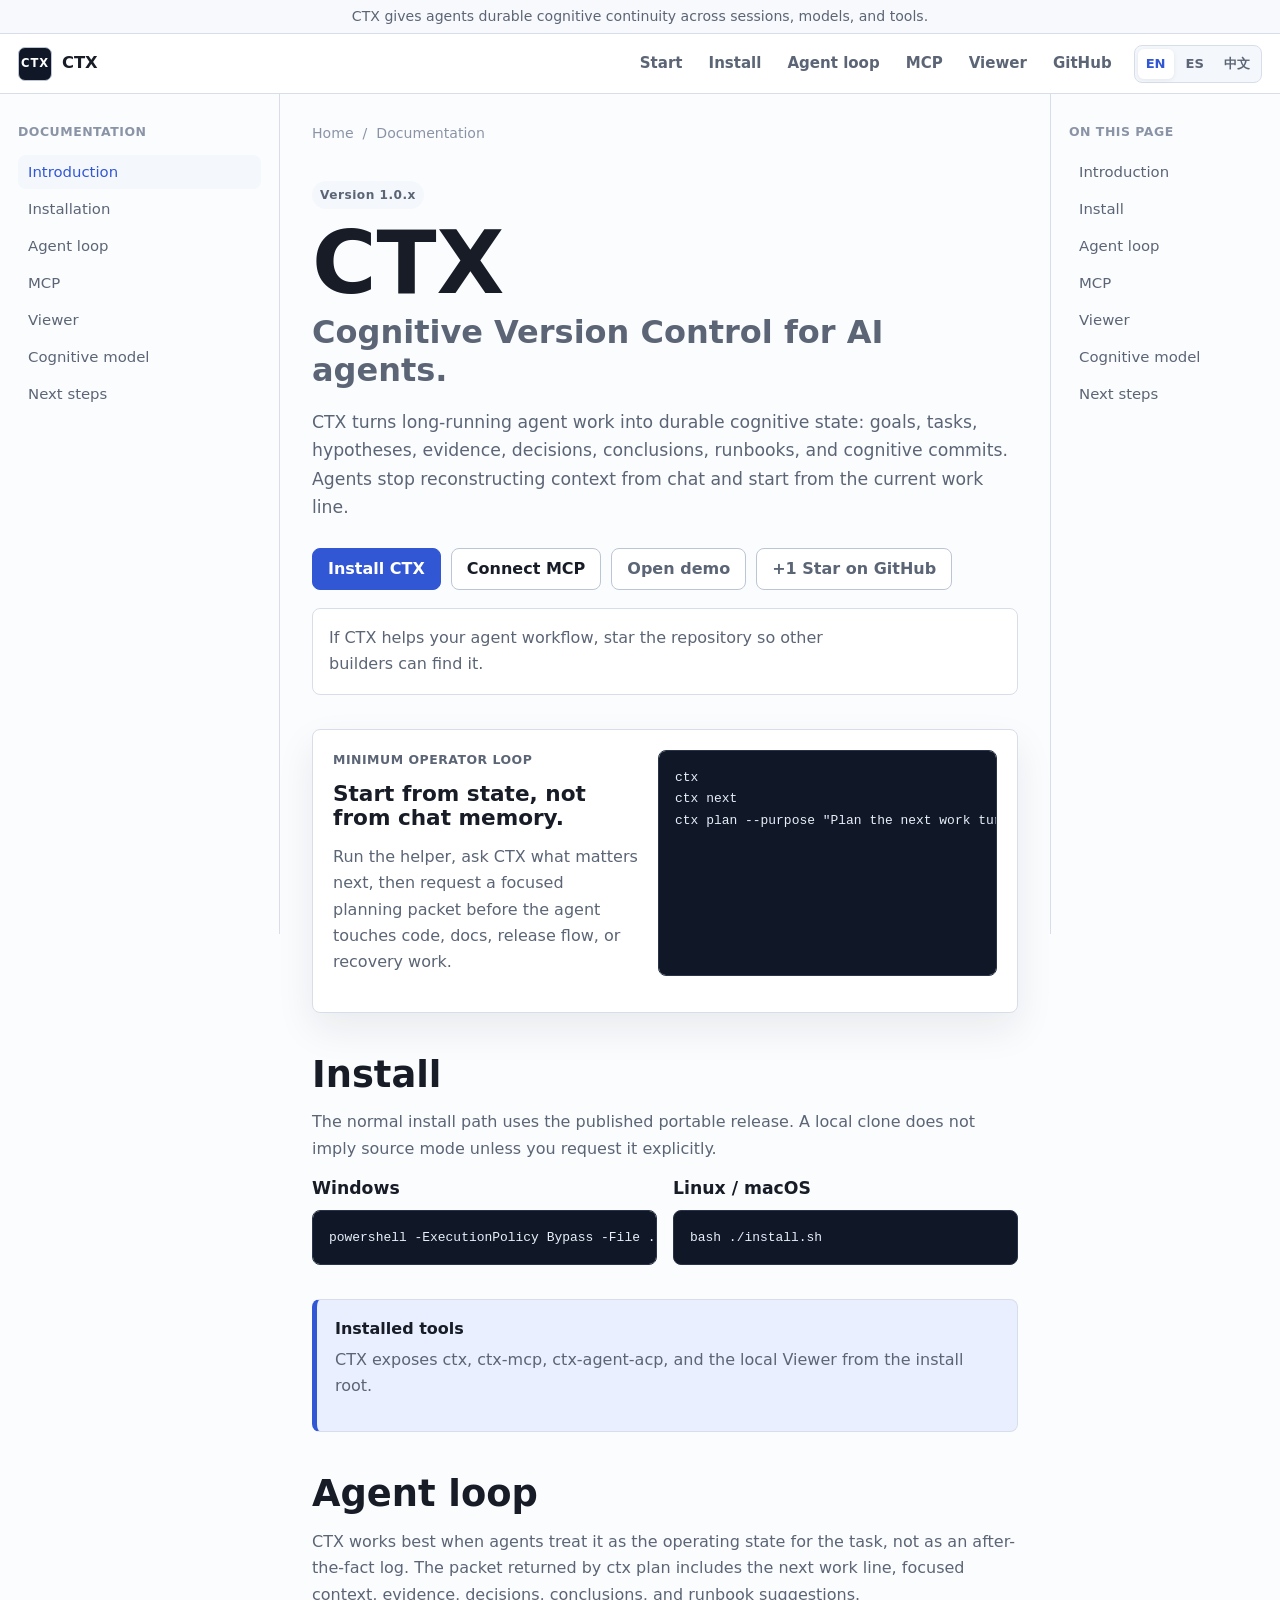
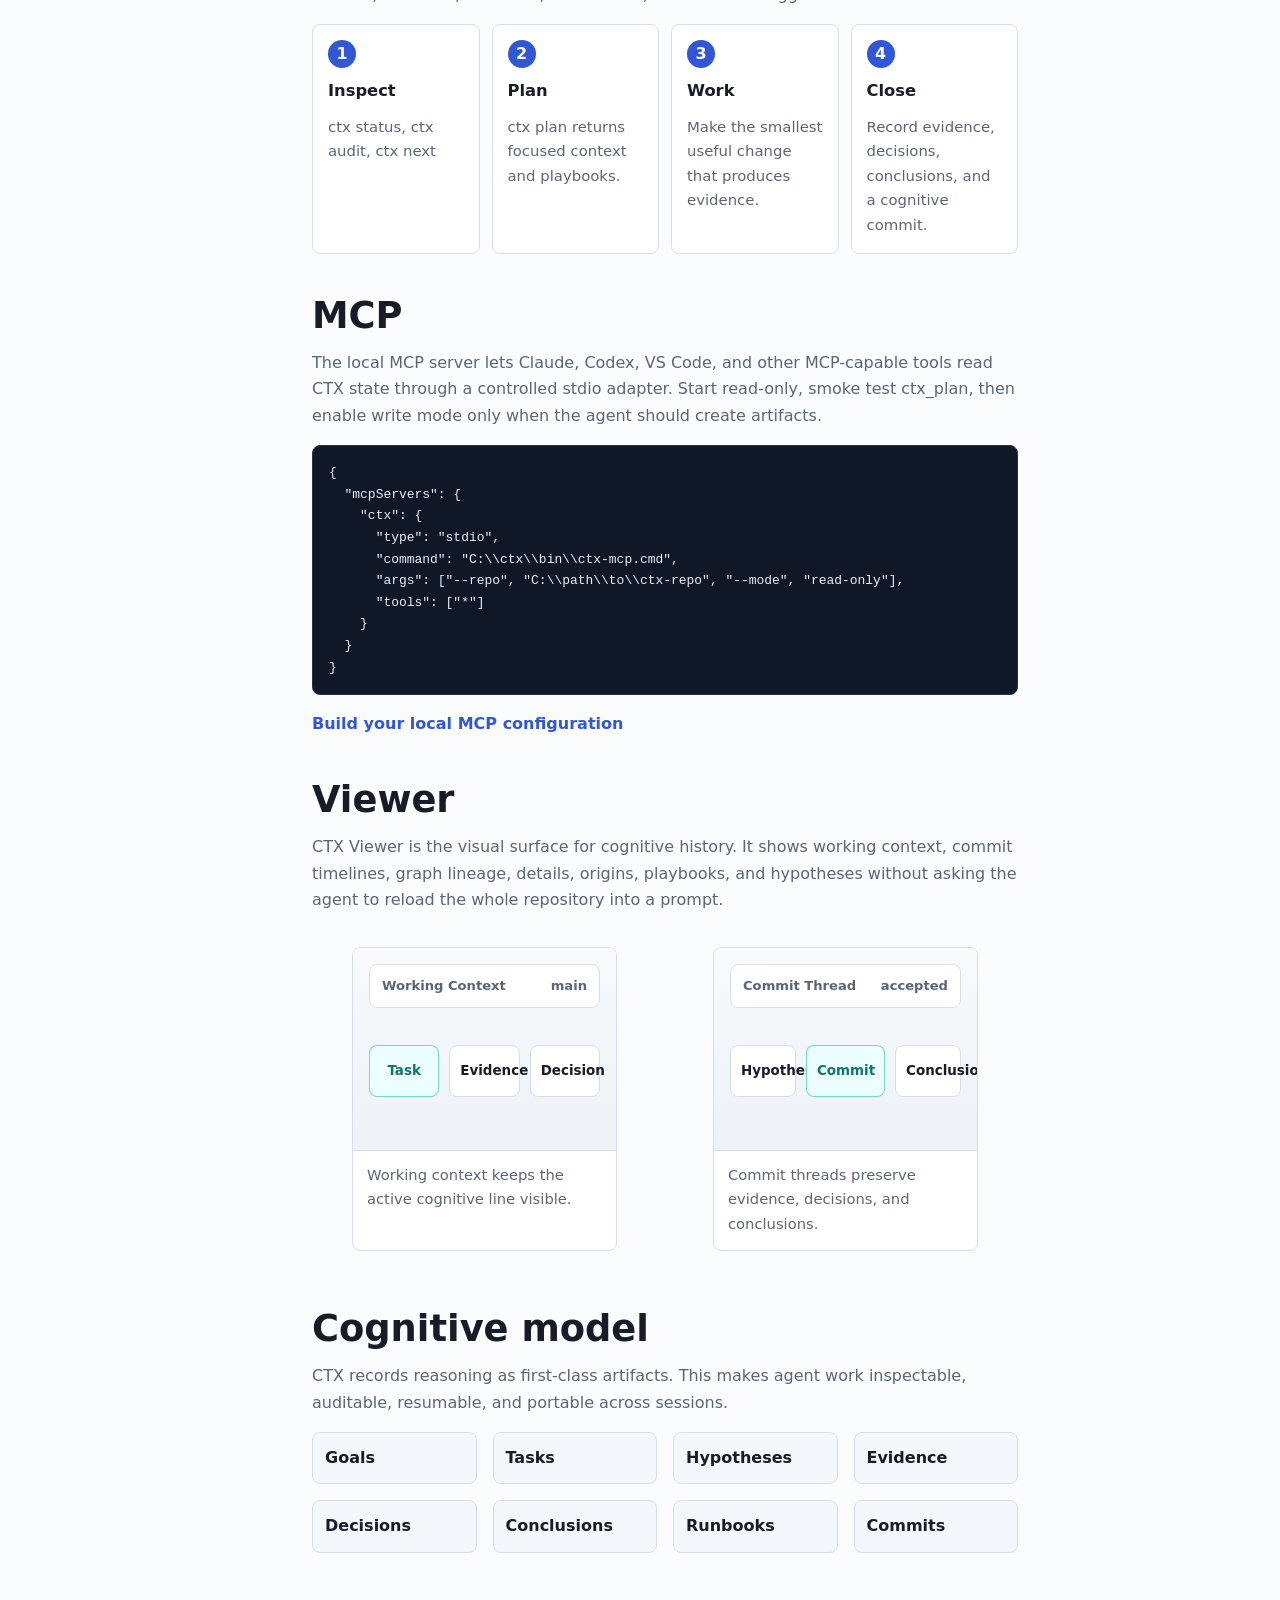
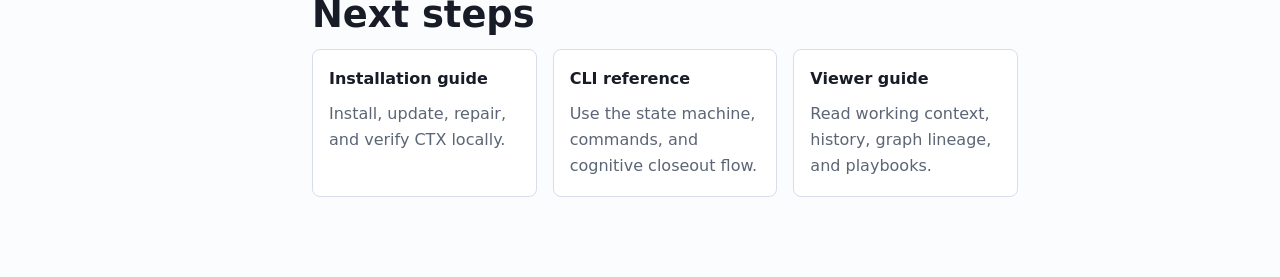
<file: docs/live-demo/index.html>
<!DOCTYPE html>
<html lang="en">
<head>
  <meta charset="utf-8">
  <meta name="viewport" content="width=device-width, initial-scale=1">
  <title>CTX Documentation</title>
  <link rel="stylesheet" href="./styles.css">
</head>
<body>
  <a class="skip-link" href="#content" data-i18n="skip.content">Skip to content</a>
  <div class="announcement">
    <span data-i18n="banner">CTX gives agents durable cognitive continuity across sessions, models, and tools.</span>
  </div>

  <header class="topbar">
    <a class="brand" href="./index.html" aria-label="CTX documentation home" data-i18n-aria="brand.home">
      <span class="brand-mark" aria-hidden="true">CTX</span>
      <span class="brand-name">CTX</span>
    </a>
    <div class="top-actions">
      <nav class="topnav" aria-label="Primary navigation">
        <a href="#start" data-i18n="nav.start">Start</a>
        <a href="#install" data-i18n="nav.install">Install</a>
        <a href="#agent-loop" data-i18n="nav.agentLoop">Agent loop</a>
        <a href="./mcp-local.html" data-i18n="nav.mcp">MCP</a>
        <a href="#viewer" data-i18n="nav.viewer">Viewer</a>
        <a href="https://github.com/diegoxtr/ctx-open" data-i18n="nav.github">GitHub</a>
      </nav>
      <div class="language-switcher" aria-label="Language">
        <button type="button" data-lang-option="en">EN</button>
        <button type="button" data-lang-option="es">ES</button>
        <button type="button" data-lang-option="zh">中文</button>
      </div>
    </div>
  </header>

  <div class="docs-shell">
    <aside class="sidebar" aria-label="Documentation sections">
      <p class="sidebar-title" data-i18n="side.docs">Documentation</p>
      <a class="active" href="#start" data-i18n="side.intro">Introduction</a>
      <a href="#install" data-i18n="side.install">Installation</a>
      <a href="#agent-loop" data-i18n="side.agentLoop">Agent loop</a>
      <a href="#mcp" data-i18n="side.mcp">MCP</a>
      <a href="#viewer" data-i18n="side.viewer">Viewer</a>
      <a href="#architecture" data-i18n="side.model">Cognitive model</a>
      <a href="#next" data-i18n="side.next">Next steps</a>
    </aside>

    <main id="content" class="content">
      <nav class="breadcrumbs" aria-label="Breadcrumbs">
        <span data-i18n="crumb.home">Home</span>
        <span aria-hidden="true">/</span>
        <span data-i18n="crumb.docs">Documentation</span>
      </nav>

      <article class="doc">
        <section id="start" class="section intro-section">
          <p class="version-pill">Version 1.0.x</p>
          <h1 data-i18n="home.title">CTX</h1>
          <p class="subtitle" data-i18n="home.subtitle">Cognitive Version Control for AI agents.</p>
          <p class="lede" data-i18n="home.lede">
            CTX turns long-running agent work into durable cognitive state: goals, tasks,
            hypotheses, evidence, decisions, conclusions, runbooks, and cognitive commits.
            Agents stop reconstructing context from chat and start from the current work line.
          </p>
          <div class="action-row">
            <a class="button primary" href="#install" data-i18n="home.installCta">Install CTX</a>
            <a class="button" href="./mcp-local.html" data-i18n="home.mcpCta">Connect MCP</a>
            <a class="button ghost" href="https://codespaces.new/diegoxtr/ctx-open?quickstart=1" data-i18n="home.demoCta">Open demo</a>
            <a class="button ghost" href="https://github.com/diegoxtr/ctx-open" data-i18n="home.starCta">+1 Star on GitHub</a>
          </div>
        </section>

        <section class="star-panel" aria-label="GitHub star">
          <p data-i18n="home.starText">If CTX helps your agent workflow, star the repository so other builders can find it.</p>
          <iframe
            class="github-star-frame"
            src="https://ghbtns.com/github-btn.html?user=diegoxtr&amp;repo=ctx-open&amp;type=star&amp;count=true&amp;size=large"
            title="GitHub Star"
            loading="lazy"></iframe>
        </section>

        <section class="command-panel" aria-label="Minimum CTX loop">
          <div>
            <p class="panel-label" data-i18n="home.loopLabel">Minimum operator loop</p>
            <h2 data-i18n="home.loopTitle">Start from state, not from chat memory.</h2>
            <p data-i18n="home.loopText">
              Run the helper, ask CTX what matters next, then request a focused planning packet
              before the agent touches code, docs, release flow, or recovery work.
            </p>
          </div>
          <pre><code>ctx
ctx next
ctx plan --purpose "Plan the next work turn"</code></pre>
        </section>

        <section id="install" class="section">
          <h2 data-i18n="home.installTitle">Install</h2>
          <p data-i18n="home.installText">
            The normal install path uses the published portable release. A local clone does not
            imply source mode unless you request it explicitly.
          </p>
          <div class="code-grid">
            <div>
              <h3 data-i18n="home.windows">Windows</h3>
              <pre><code>powershell -ExecutionPolicy Bypass -File .\install.ps1</code></pre>
            </div>
            <div>
              <h3 data-i18n="home.unix">Linux / macOS</h3>
              <pre><code>bash ./install.sh</code></pre>
            </div>
          </div>
          <div class="callout info">
            <strong data-i18n="home.toolsTitle">Installed tools</strong>
            <p data-i18n="home.toolsText">CTX exposes ctx, ctx-mcp, ctx-agent-acp, and the local Viewer from the install root.</p>
          </div>
        </section>

        <section id="agent-loop" class="section">
          <h2 data-i18n="home.agentTitle">Agent loop</h2>
          <p data-i18n="home.agentText">
            CTX works best when agents treat it as the operating state for the task, not as an
            after-the-fact log. The packet returned by <code>ctx plan</code> includes the next
            work line, focused context, evidence, decisions, conclusions, and runbook suggestions.
          </p>
          <div class="flow">
            <div><span>1</span><strong data-i18n="home.inspect">Inspect</strong><p data-i18n="home.inspectText">ctx status, ctx audit, ctx next</p></div>
            <div><span>2</span><strong data-i18n="home.plan">Plan</strong><p data-i18n="home.planText">ctx plan returns focused context and playbooks.</p></div>
            <div><span>3</span><strong data-i18n="home.work">Work</strong><p data-i18n="home.workText">Make the smallest useful change that produces evidence.</p></div>
            <div><span>4</span><strong data-i18n="home.close">Close</strong><p data-i18n="home.closeText">Record evidence, decisions, conclusions, and a cognitive commit.</p></div>
          </div>
        </section>

        <section id="mcp" class="section">
          <h2 data-i18n="home.mcpTitle">MCP</h2>
          <p data-i18n="home.mcpText">
            The local MCP server lets Claude, Codex, VS Code, and other MCP-capable tools read
            CTX state through a controlled stdio adapter. Start read-only, smoke test
            <code>ctx_plan</code>, then enable write mode only when the agent should create artifacts.
          </p>
          <pre><code>{
  "mcpServers": {
    "ctx": {
      "type": "stdio",
      "command": "C:\\ctx\\bin\\ctx-mcp.cmd",
      "args": ["--repo", "C:\\path\\to\\ctx-repo", "--mode", "read-only"],
      "tools": ["*"]
    }
  }
}</code></pre>
          <p><a class="text-link" href="./mcp-local.html" data-i18n="home.mcpLink">Build your local MCP configuration</a></p>
        </section>

        <section id="viewer" class="section">
          <h2 data-i18n="home.viewerTitle">Viewer</h2>
          <p data-i18n="home.viewerText">
            CTX Viewer is the visual surface for cognitive history. It shows working context,
            commit timelines, graph lineage, details, origins, playbooks, and hypotheses without
            asking the agent to reload the whole repository into a prompt.
          </p>
          <div class="screens">
            <figure class="shot">
              <div class="viewer-preview" role="img" aria-label="CTX Viewer working context preview">
                <div class="preview-topbar"><span>Working Context</span><span>main</span></div>
                <div class="preview-body">
                  <div class="preview-node active">Task</div>
                  <div class="preview-node">Evidence</div>
                  <div class="preview-node">Decision</div>
                </div>
              </div>
              <figcaption data-i18n="home.viewerCap1">Working context keeps the active cognitive line visible.</figcaption>
            </figure>
            <figure class="shot">
              <div class="viewer-preview" role="img" aria-label="CTX Viewer commit thread preview">
                <div class="preview-topbar"><span>Commit Thread</span><span>accepted</span></div>
                <div class="preview-body thread">
                  <div class="preview-node">Hypothesis</div>
                  <div class="preview-node active">Commit</div>
                  <div class="preview-node">Conclusion</div>
                </div>
              </div>
              <figcaption data-i18n="home.viewerCap2">Commit threads preserve evidence, decisions, and conclusions.</figcaption>
            </figure>
          </div>
        </section>

        <section id="architecture" class="section">
          <h2 data-i18n="home.modelTitle">Cognitive model</h2>
          <p data-i18n="home.modelText">
            CTX records reasoning as first-class artifacts. This makes agent work inspectable,
            auditable, resumable, and portable across sessions.
          </p>
          <div class="artifact-grid">
            <span>Goals</span>
            <span>Tasks</span>
            <span>Hypotheses</span>
            <span>Evidence</span>
            <span>Decisions</span>
            <span>Conclusions</span>
            <span>Runbooks</span>
            <span>Commits</span>
          </div>
        </section>

        <section id="next" class="section">
          <h2 data-i18n="home.nextTitle">Next steps</h2>
          <div class="next-grid">
            <a href="https://github.com/diegoxtr/ctx-open/blob/main/docs/INSTALLATION_AND_USAGE_GUIDE.md">
              <strong data-i18n="home.installGuide">Installation guide</strong>
              <span data-i18n="home.installGuideText">Install, update, repair, and verify CTX locally.</span>
            </a>
            <a href="https://github.com/diegoxtr/ctx-open/blob/main/docs/CLI_COMMANDS.md">
              <strong data-i18n="home.cliGuide">CLI reference</strong>
              <span data-i18n="home.cliGuideText">Use the state machine, commands, and cognitive closeout flow.</span>
            </a>
            <a href="https://github.com/diegoxtr/ctx-open/blob/main/docs/CTX_VIEWER_GUIDE.md">
              <strong data-i18n="home.viewerGuide">Viewer guide</strong>
              <span data-i18n="home.viewerGuideText">Read working context, history, graph lineage, and playbooks.</span>
            </a>
          </div>
        </section>
      </article>
    </main>

    <aside class="toc" aria-label="On this page">
      <p class="toc-title" data-i18n="toc.title">On this page</p>
      <a href="#start" data-i18n="side.intro">Introduction</a>
      <a href="#install" data-i18n="nav.install">Install</a>
      <a href="#agent-loop" data-i18n="side.agentLoop">Agent loop</a>
      <a href="#mcp" data-i18n="side.mcp">MCP</a>
      <a href="#viewer" data-i18n="side.viewer">Viewer</a>
      <a href="#architecture" data-i18n="side.model">Cognitive model</a>
      <a href="#next" data-i18n="side.next">Next steps</a>
    </aside>
  </div>
  <script src="./site.js"></script>
</body>
</html>
</file>
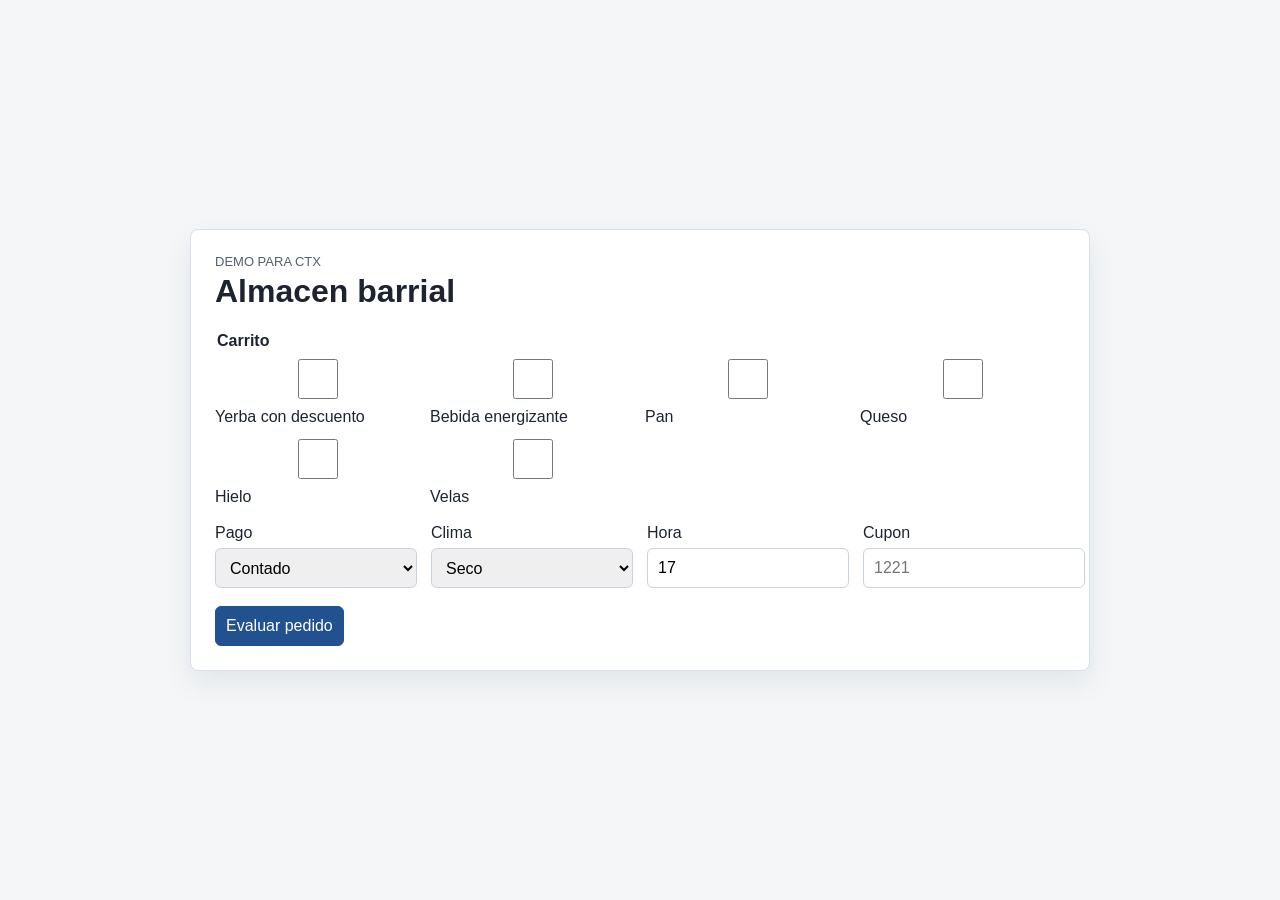
<file: examples/ctx/almacen-barrial-reglas/index.html>
<!doctype html>
<html lang="es">
  <head>
    <meta charset="utf-8">
    <meta name="viewport" content="width=device-width, initial-scale=1">
    <title>Almacen barrial</title>
    <link rel="stylesheet" href="src/styles.css">
  </head>
  <body>
    <main class="contenedor">
      <section class="panel">
        <header>
          <p class="etiqueta">Demo para CTX</p>
          <h1>Almacen barrial</h1>
        </header>

        <form id="pedido-form">
          <fieldset>
            <legend>Carrito</legend>
            <label><input type="checkbox" name="producto" value="yerbaDescuento"> Yerba con descuento</label>
            <label><input type="checkbox" name="producto" value="energizante"> Bebida energizante</label>
            <label><input type="checkbox" name="producto" value="pan"> Pan</label>
            <label><input type="checkbox" name="producto" value="queso"> Queso</label>
            <label><input type="checkbox" name="producto" value="hielo"> Hielo</label>
            <label><input type="checkbox" name="producto" value="velas"> Velas</label>
          </fieldset>

          <div class="grilla">
            <label>
              Pago
              <select id="tipo-pago">
                <option value="contado">Contado</option>
                <option value="fiado">Fiado</option>
              </select>
            </label>

            <label>
              Clima
              <select id="clima">
                <option value="seco">Seco</option>
                <option value="lluvia">Lluvia</option>
              </select>
            </label>

            <label>
              Hora
              <input id="hora" type="number" min="0" max="23" value="17">
            </label>

            <label>
              Cupon
              <input id="cupon" placeholder="1221">
            </label>
          </div>

          <button type="submit">Evaluar pedido</button>
        </form>

        <section id="resultado" class="resultado" aria-live="polite"></section>
      </section>
    </main>
    <script src="src/app.js"></script>
  </body>
</html>
</file>
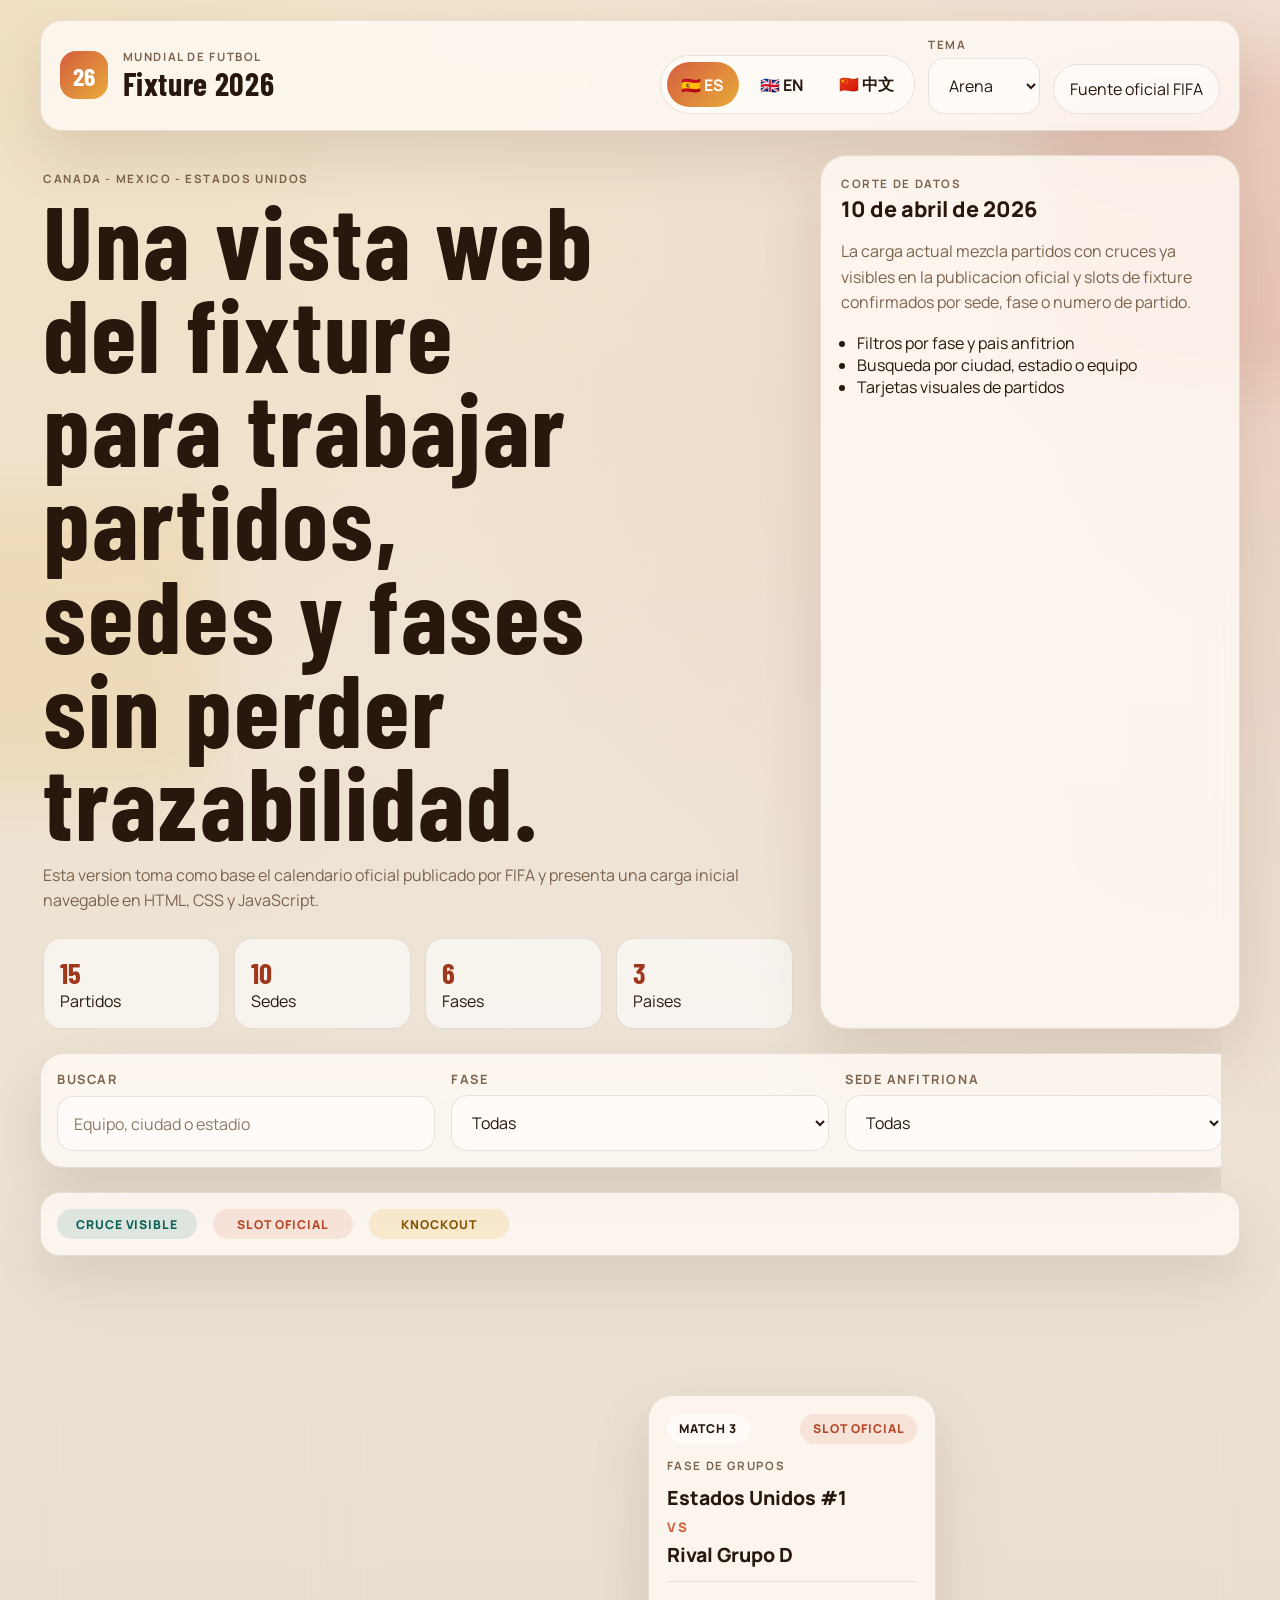
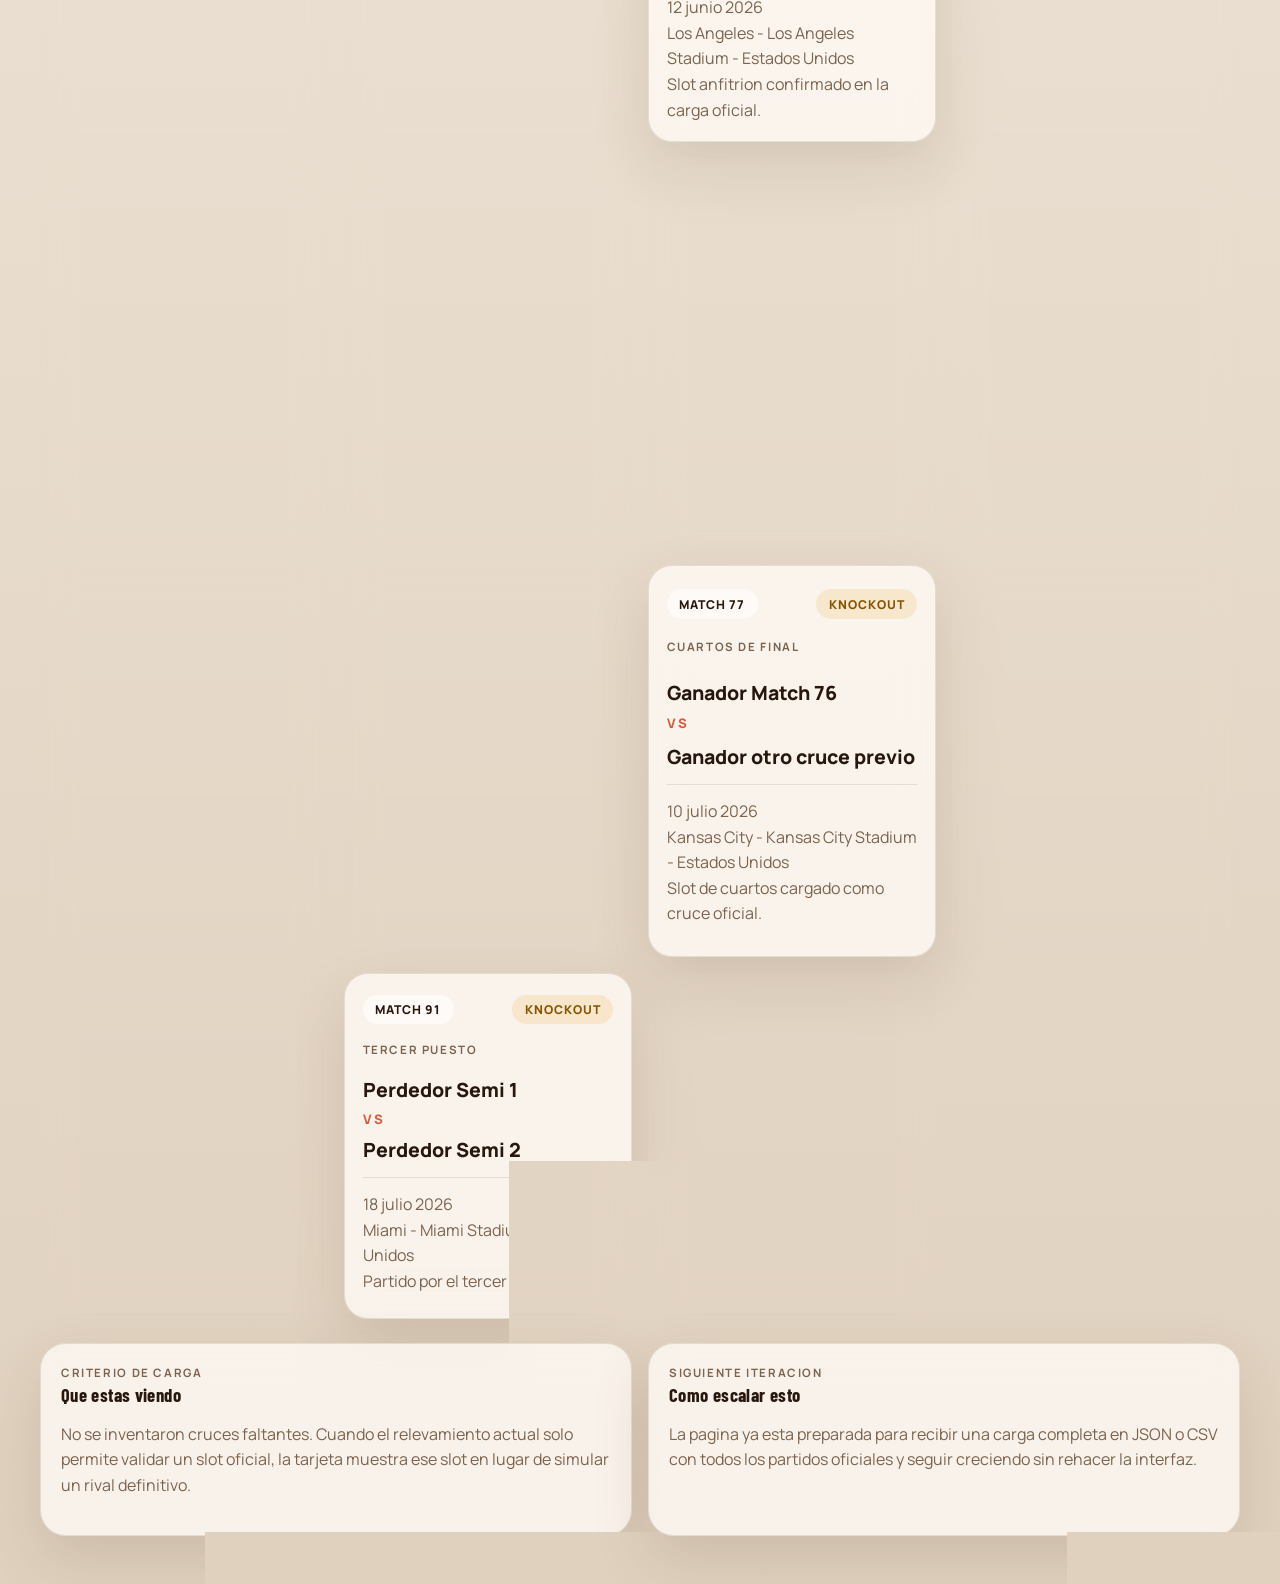
<file: examples/ctx/futbol-mundial/index.html>
<!DOCTYPE html>
<html lang="es">
<head>
  <meta charset="UTF-8">
  <meta name="viewport" content="width=device-width, initial-scale=1.0">
  <title>Fixture Mundial 2026</title>
  <meta name="description" content="Fixture base del Mundial 2026 en formato web, con filtros por fase y sede.">
  <link rel="preconnect" href="https://fonts.googleapis.com">
  <link rel="preconnect" href="https://fonts.gstatic.com" crossorigin>
  <link href="https://fonts.googleapis.com/css2?family=Barlow+Condensed:wght@500;700&family=Manrope:wght@400;500;700;800&display=swap" rel="stylesheet">
  <link rel="stylesheet" href="styles.css">
</head>
<body>
  <div class="page-shell">
    <header class="hero">
      <nav class="topbar">
        <div class="brand">
          <span class="brand-mark">26</span>
          <div>
            <p class="eyebrow" data-i18n="brandEyebrow">Mundial de Futbol</p>
            <h1 data-i18n="brandTitle">Fixture 2026</h1>
          </div>
        </div>
        <div class="topbar-actions">
          <div class="lang-switcher" aria-label="Language selector">
            <button class="lang-button active" type="button" data-lang="es" aria-label="Español">🇪🇸 ES</button>
            <button class="lang-button" type="button" data-lang="en" aria-label="English">🇬🇧 EN</button>
            <button class="lang-button" type="button" data-lang="zh" aria-label="中文">🇨🇳 中文</button>
          </div>
          <label class="theme-switcher" for="theme-select">
            <span data-i18n="themeLabel">Tema</span>
            <select id="theme-select" aria-label="Cambiar tema visual">
              <option value="arena" data-i18n-option="themeArena">Arena</option>
              <option value="noche" data-i18n-option="themeNight">Noche</option>
              <option value="cancha" data-i18n-option="themeField">Cancha</option>
            </select>
          </label>
          <a class="source-link" href="https://www.fifa.com/en/tournaments/mens/worldcup/canadamexicousa2026/articles/match-schedule-fixtures-results-teams-stadiums" target="_blank" rel="noreferrer" data-i18n="sourceLink">Fuente oficial FIFA</a>
        </div>
      </nav>

      <section class="hero-grid">
        <div class="hero-copy">
          <p class="kicker" data-i18n="heroKicker">Canada - Mexico - Estados Unidos</p>
          <h2 data-i18n="heroTitle">Una vista web del fixture para trabajar partidos, sedes y fases sin perder trazabilidad.</h2>
          <p class="lede" data-i18n="heroLead">
            Esta version toma como base el calendario oficial publicado por FIFA y presenta una carga inicial navegable en HTML, CSS y JavaScript.
          </p>
          <div class="hero-metrics" id="hero-metrics"></div>
        </div>

        <aside class="hero-panel">
          <p class="panel-label" data-i18n="panelLabel">Corte de datos</p>
          <p class="panel-date" data-i18n="panelDate">10 de abril de 2026</p>
          <p class="panel-text" data-i18n="panelText">
            La carga actual mezcla partidos con cruces ya visibles en la publicacion oficial y slots de fixture confirmados por sede, fase o numero de partido.
          </p>
          <ul class="panel-list">
            <li data-i18n="panelItem1">Filtros por fase y pais anfitrion</li>
            <li data-i18n="panelItem2">Busqueda por ciudad, estadio o equipo</li>
            <li data-i18n="panelItem3">Tarjetas visuales de partidos</li>
          </ul>
        </aside>
      </section>
    </header>

    <main class="content">
      <section class="controls">
        <div class="control-block">
          <label for="search" data-i18n="searchLabel">Buscar</label>
          <input id="search" type="search" placeholder="Equipo, ciudad o estadio" data-i18n-placeholder="searchPlaceholder">
        </div>
        <div class="control-block">
          <label for="stage-filter" data-i18n="stageLabel">Fase</label>
          <select id="stage-filter">
            <option value="all" data-i18n="allStages">Todas</option>
          </select>
        </div>
        <div class="control-block">
          <label for="host-filter" data-i18n="hostLabel">Sede anfitriona</label>
          <select id="host-filter">
            <option value="all" data-i18n="allHosts">Todas</option>
          </select>
        </div>
      </section>

      <section class="legend">
        <span class="legend-chip confirmed" data-i18n="badgeConfirmed">Cruce visible</span>
        <span class="legend-chip slot" data-i18n="badgeSlot">Slot oficial</span>
        <span class="legend-chip knockout" data-i18n="badgeKnockout">Knockout</span>
      </section>

      <section class="results-head">
        <div>
          <p class="eyebrow" data-i18n="resultsEyebrow">Listado</p>
          <h3 id="results-title" data-i18n="resultsTitle">Partidos cargados</h3>
        </div>
        <p id="results-count" class="results-count"></p>
      </section>

      <section id="matches-grid" class="matches-grid" aria-live="polite"></section>

      <template id="match-card-template">
        <article class="match-card">
          <div class="match-card-top">
            <span class="match-number"></span>
            <span class="match-badge"></span>
          </div>
          <div class="match-stage"></div>
          <div class="teams">
            <div class="team-row">
              <span class="team-name home-team"></span>
            </div>
            <div class="versus">vs</div>
            <div class="team-row">
              <span class="team-name away-team"></span>
            </div>
          </div>
          <div class="match-meta">
            <p class="match-date"></p>
            <p class="match-venue"></p>
            <p class="match-note"></p>
          </div>
        </article>
      </template>

      <section class="notes">
        <div class="notes-card">
          <p class="eyebrow" data-i18n="notesEyebrow1">Criterio de carga</p>
          <h3 data-i18n="notesTitle1">Que estas viendo</h3>
          <p data-i18n="notesText1">
            No se inventaron cruces faltantes. Cuando el relevamiento actual solo permite validar un slot oficial, la tarjeta muestra ese slot en lugar de simular un rival definitivo.
          </p>
        </div>
        <div class="notes-card">
          <p class="eyebrow" data-i18n="notesEyebrow2">Siguiente iteracion</p>
          <h3 data-i18n="notesTitle2">Como escalar esto</h3>
          <p data-i18n="notesText2">
            La pagina ya esta preparada para recibir una carga completa en JSON o CSV con todos los partidos oficiales y seguir creciendo sin rehacer la interfaz.
          </p>
        </div>
      </section>
    </main>
  </div>

  <script src="script.js"></script>
</body>
</html>
</file>
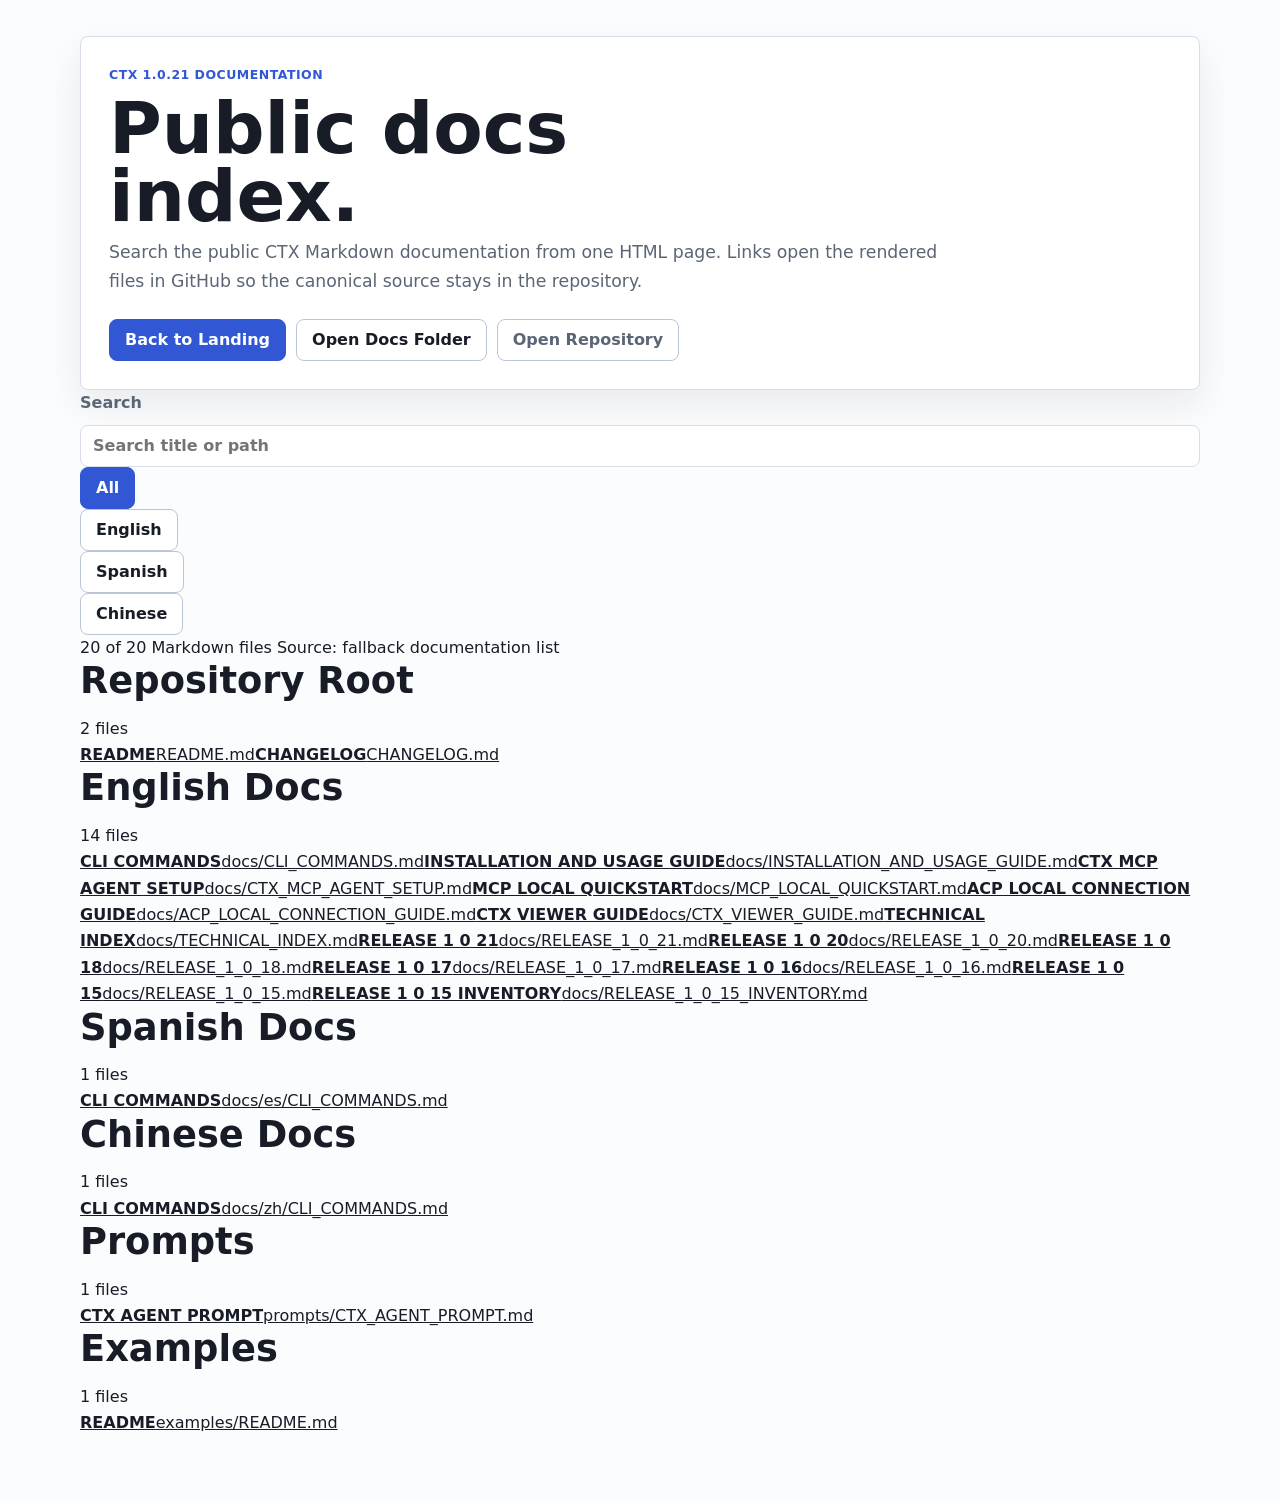
<file: docs/live-demo/docs.html>
<!DOCTYPE html>
<html lang="en">
<head>
  <meta charset="utf-8">
  <meta name="viewport" content="width=device-width, initial-scale=1">
  <title>CTX Documentation</title>
  <link rel="stylesheet" href="./styles.css">
</head>
<body>
  <main class="page docs-page">
    <section class="hero docs-hero">
      <p class="eyebrow">CTX 1.0.21 Documentation</p>
      <h1>Public docs index.</h1>
      <p class="lede">
        Search the public CTX Markdown documentation from one HTML page.
        Links open the rendered files in GitHub so the canonical source stays in the repository.
      </p>
      <div class="actions">
        <a class="button primary" href="./index.html">Back to Landing</a>
        <a class="button" href="https://github.com/diegoxtr/ctx-open/tree/main/docs">Open Docs Folder</a>
        <a class="button ghost" href="https://github.com/diegoxtr/ctx-open">Open Repository</a>
      </div>
    </section>

    <section class="docs-toolbar" aria-label="Documentation controls">
      <label class="docs-search">
        <span>Search</span>
        <input id="doc-search" type="search" placeholder="Search title or path">
      </label>
      <div class="docs-filter" role="group" aria-label="Language filter">
        <button class="button active" type="button" data-doc-filter="all">All</button>
        <button class="button" type="button" data-doc-filter="en">English</button>
        <button class="button" type="button" data-doc-filter="es">Spanish</button>
        <button class="button" type="button" data-doc-filter="zh">Chinese</button>
      </div>
    </section>

    <section class="docs-summary" aria-live="polite">
      <span id="doc-count">Loading documentation...</span>
      <span id="doc-source">Source: GitHub repository tree</span>
    </section>

    <section id="docs-groups" class="docs-groups" aria-label="Documentation files"></section>
  </main>

  <script>
    const REPO_OWNER = "diegoxtr";
    const REPO_NAME = "ctx-open";
    const REPO_BRANCH = "main";
    const treeUrl = `https://api.github.com/repos/${REPO_OWNER}/${REPO_NAME}/git/trees/${REPO_BRANCH}?recursive=1`;
    const blobBase = `https://github.com/${REPO_OWNER}/${REPO_NAME}/blob/${REPO_BRANCH}/`;

    const fallbackDocs = [
      "README.md",
      "CHANGELOG.md",
      "docs/CLI_COMMANDS.md",
      "docs/INSTALLATION_AND_USAGE_GUIDE.md",
      "docs/CTX_MCP_AGENT_SETUP.md",
      "docs/MCP_LOCAL_QUICKSTART.md",
      "docs/ACP_LOCAL_CONNECTION_GUIDE.md",
      "docs/CTX_VIEWER_GUIDE.md",
      "docs/TECHNICAL_INDEX.md",
      "docs/RELEASE_1_0_21.md",
      "docs/RELEASE_1_0_20.md",
      "docs/RELEASE_1_0_18.md",
      "docs/RELEASE_1_0_17.md",
      "docs/RELEASE_1_0_16.md",
      "docs/RELEASE_1_0_15.md",
      "docs/RELEASE_1_0_15_INVENTORY.md",
      "docs/es/CLI_COMMANDS.md",
      "docs/zh/CLI_COMMANDS.md",
      "prompts/CTX_AGENT_PROMPT.md",
      "examples/README.md"
    ];

    const groupsEl = document.getElementById("docs-groups");
    const searchEl = document.getElementById("doc-search");
    const countEl = document.getElementById("doc-count");
    const sourceEl = document.getElementById("doc-source");
    const filterButtons = Array.from(document.querySelectorAll("[data-doc-filter]"));

    let docs = [];
    let activeFilter = "all";

    function titleFromPath(path) {
      const file = path.split("/").pop().replace(/\.md$/i, "");
      return file
        .replace(/^CTX_/, "CTX ")
        .replace(/_/g, " ")
        .replace(/-/g, " ")
        .replace(/\b\w/g, (letter) => letter.toUpperCase());
    }

    function languageFor(path) {
      if (path.startsWith("docs/es/") || path.startsWith("prompts/es/")) return "es";
      if (path.startsWith("docs/zh/") || path.startsWith("prompts/zh/")) return "zh";
      return "en";
    }

    function groupFor(path) {
      if (path === "README.md" || path === "CHANGELOG.md" || !path.includes("/")) return "Repository Root";
      if (path.startsWith("docs/es/archive/")) return "Spanish Archive";
      if (path.startsWith("docs/es/")) return "Spanish Docs";
      if (path.startsWith("docs/zh/")) return "Chinese Docs";
      if (path.startsWith("docs/")) return "English Docs";
      if (path.startsWith("examples/")) return "Examples";
      if (path.startsWith("prompts/es/")) return "Spanish Prompts";
      if (path.startsWith("prompts/zh/")) return "Chinese Prompts";
      if (path.startsWith("prompts/")) return "Prompts";
      if (path.startsWith("distribution/")) return "Distribution";
      return "Other";
    }

    function normalizeDoc(path) {
      return {
        path,
        title: titleFromPath(path),
        group: groupFor(path),
        language: languageFor(path),
        href: blobBase + path
      };
    }

    function getVisibleDocs() {
      const query = searchEl.value.trim().toLowerCase();
      return docs.filter((doc) => {
        const matchesLanguage = activeFilter === "all" || doc.language === activeFilter;
        const matchesQuery = !query ||
          doc.title.toLowerCase().includes(query) ||
          doc.path.toLowerCase().includes(query);
        return matchesLanguage && matchesQuery;
      });
    }

    function renderDocs() {
      const visible = getVisibleDocs();
      const grouped = new Map();

      for (const doc of visible) {
        if (!grouped.has(doc.group)) grouped.set(doc.group, []);
        grouped.get(doc.group).push(doc);
      }

      groupsEl.replaceChildren();

      for (const [group, items] of grouped.entries()) {
        const section = document.createElement("section");
        section.className = "docs-group";

        const header = document.createElement("div");
        header.className = "docs-group-header";

        const title = document.createElement("h2");
        title.textContent = group;

        const count = document.createElement("span");
        count.textContent = `${items.length} files`;

        header.append(title, count);
        section.append(header);

        const list = document.createElement("div");
        list.className = "docs-list";

        for (const doc of items) {
          const link = document.createElement("a");
          link.className = "doc-row";
          link.href = doc.href;

          const name = document.createElement("strong");
          name.textContent = doc.title;

          const path = document.createElement("span");
          path.textContent = doc.path;

          link.append(name, path);
          list.append(link);
        }

        section.append(list);
        groupsEl.append(section);
      }

      if (visible.length === 0) {
        const empty = document.createElement("p");
        empty.className = "docs-empty";
        empty.textContent = "No documentation files match the current filters.";
        groupsEl.append(empty);
      }

      countEl.textContent = `${visible.length} of ${docs.length} Markdown files`;
    }

    async function loadDocs() {
      try {
        const response = await fetch(treeUrl, { headers: { "Accept": "application/vnd.github+json" } });
        if (!response.ok) throw new Error(`GitHub tree request failed: ${response.status}`);
        const data = await response.json();
        docs = data.tree
          .filter((item) => item.type === "blob" && item.path.endsWith(".md"))
          .filter((item) => !item.path.includes("/bin/") && !item.path.includes("/obj/"))
          .map((item) => normalizeDoc(item.path))
          .sort((a, b) => a.group.localeCompare(b.group) || a.path.localeCompare(b.path));
      } catch (error) {
        docs = fallbackDocs.map(normalizeDoc);
        sourceEl.textContent = "Source: fallback documentation list";
      }

      renderDocs();
    }

    searchEl.addEventListener("input", renderDocs);

    for (const button of filterButtons) {
      button.addEventListener("click", () => {
        activeFilter = button.dataset.docFilter;
        filterButtons.forEach((item) => item.classList.toggle("active", item === button));
        renderDocs();
      });
    }

    loadDocs();
  </script>
</body>
</html>
</file>
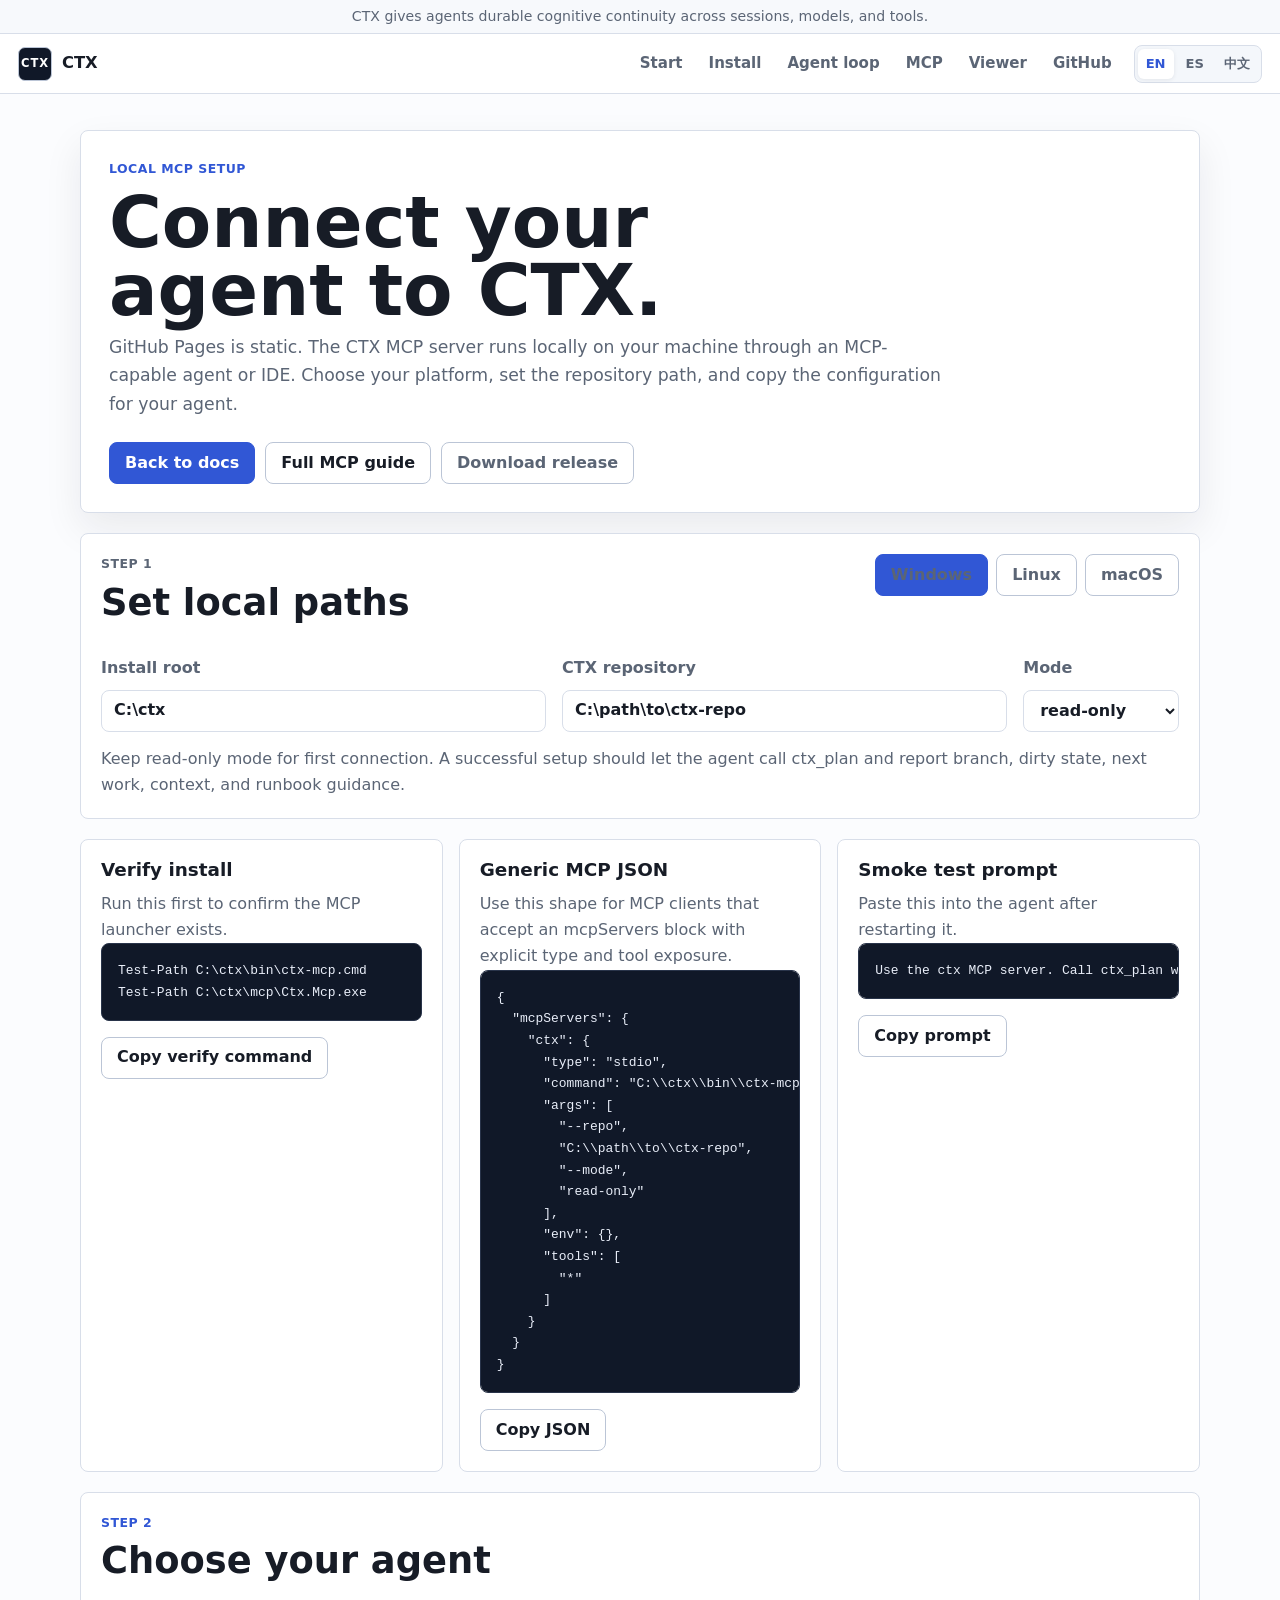
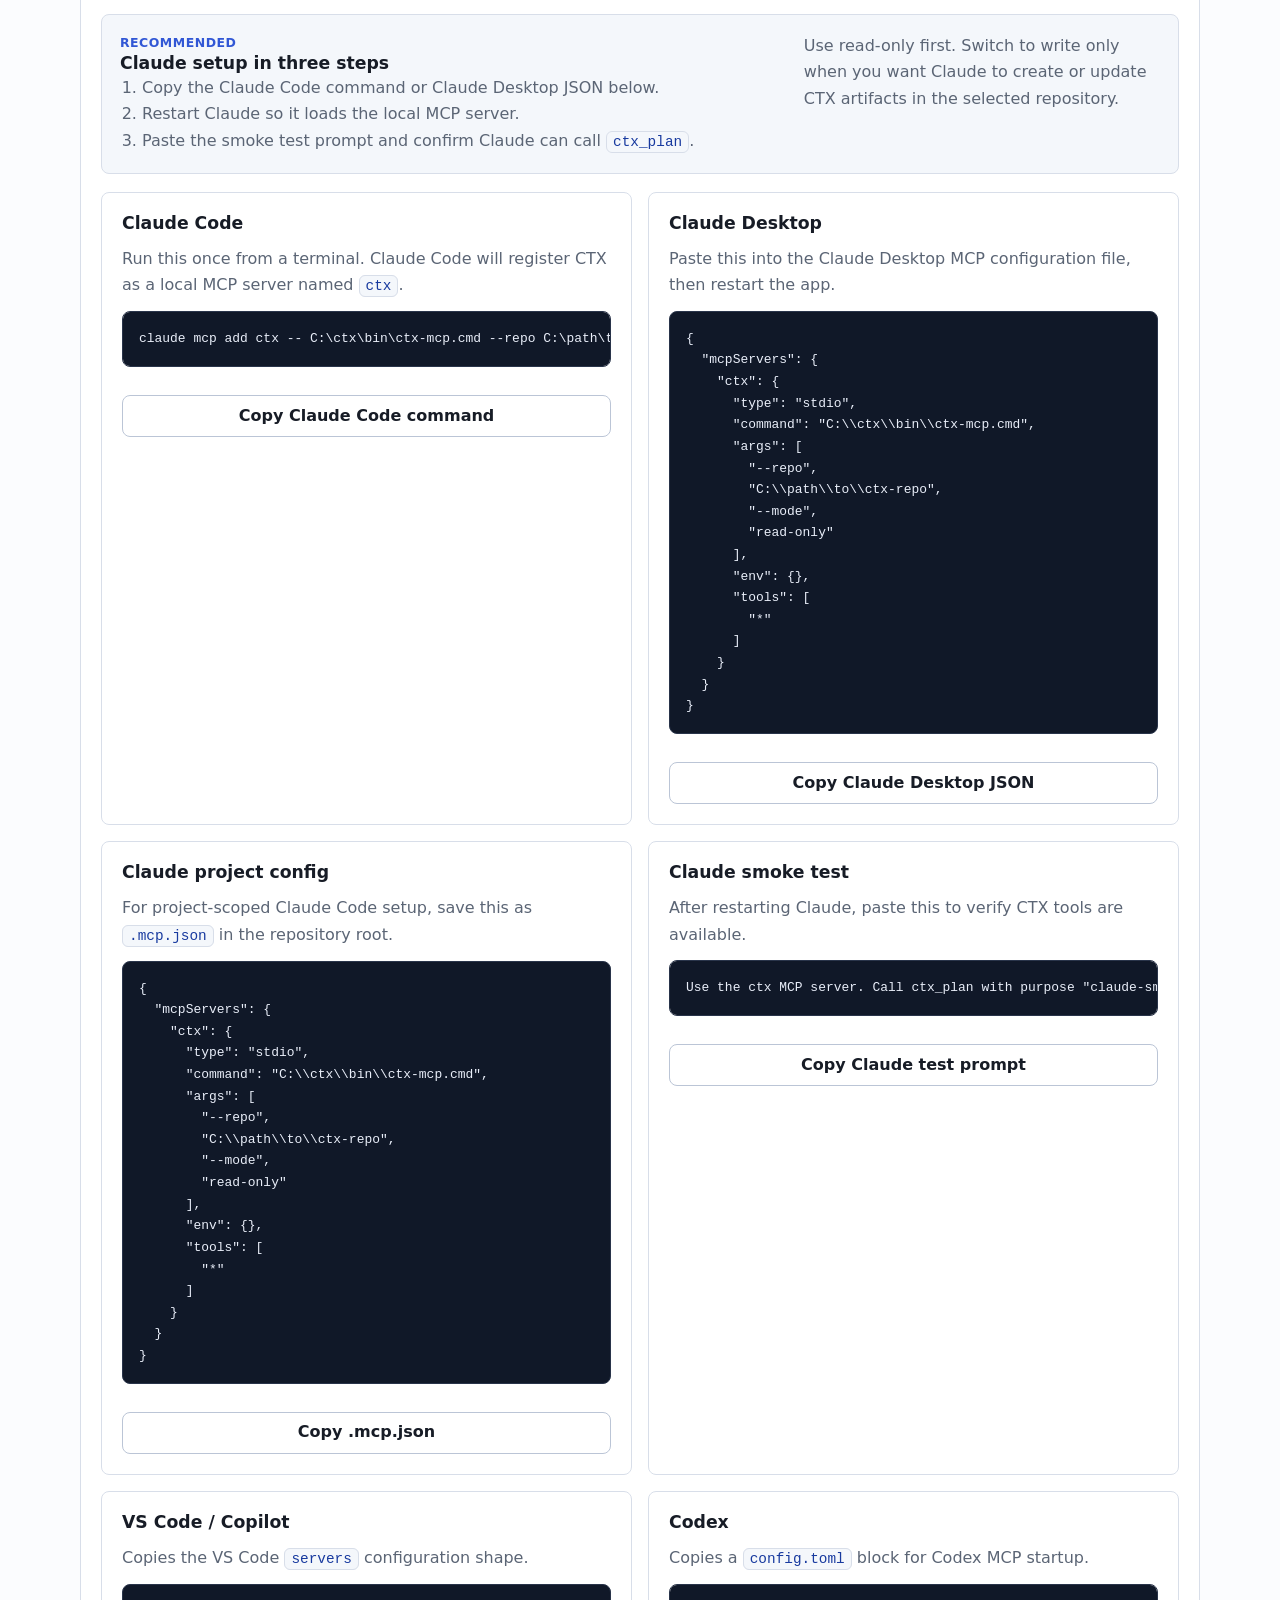
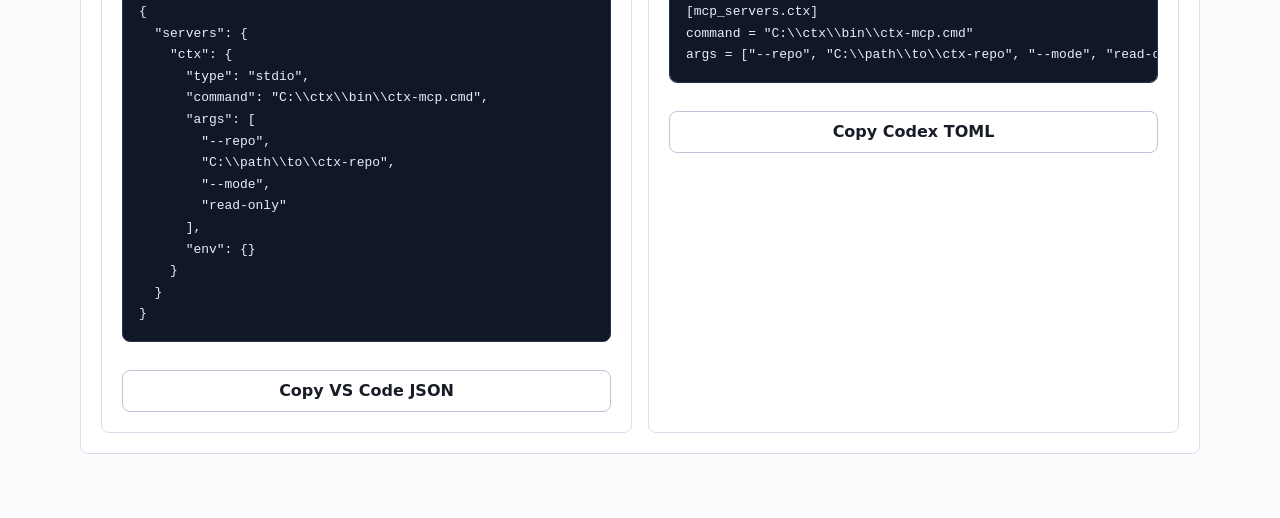
<file: docs/live-demo/mcp-local.html>
<!DOCTYPE html>
<html lang="en">
<head>
  <meta charset="utf-8">
  <meta name="viewport" content="width=device-width, initial-scale=1">
  <title>Run CTX MCP Locally</title>
  <link rel="stylesheet" href="./styles.css">
</head>
<body>
  <a class="skip-link" href="#content" data-i18n="skip.content">Skip to content</a>
  <div class="announcement">
    <span data-i18n="banner">CTX gives agents durable cognitive continuity across sessions, models, and tools.</span>
  </div>

  <header class="topbar">
    <a class="brand" href="./index.html" aria-label="CTX documentation home" data-i18n-aria="brand.home">
      <span class="brand-mark" aria-hidden="true">CTX</span>
      <span class="brand-name">CTX</span>
    </a>
    <div class="top-actions">
      <nav class="topnav" aria-label="Primary navigation">
        <a href="./index.html#start" data-i18n="nav.start">Start</a>
        <a href="./index.html#install" data-i18n="nav.install">Install</a>
        <a href="./index.html#agent-loop" data-i18n="nav.agentLoop">Agent loop</a>
        <a href="./mcp-local.html" data-i18n="nav.mcp">MCP</a>
        <a href="./index.html#viewer" data-i18n="nav.viewer">Viewer</a>
        <a href="https://github.com/diegoxtr/ctx-open" data-i18n="nav.github">GitHub</a>
      </nav>
      <div class="language-switcher" aria-label="Language">
        <button type="button" data-lang-option="en">EN</button>
        <button type="button" data-lang-option="es">ES</button>
        <button type="button" data-lang-option="zh">中文</button>
      </div>
    </div>
  </header>

  <main id="content" class="page page-shell">
    <section class="hero">
      <p class="eyebrow" data-i18n="mcp.eyebrow">Local MCP Setup</p>
      <h1 data-i18n="mcp.title">Connect your agent to CTX.</h1>
      <p class="lede" data-i18n="mcp.lede">
        GitHub Pages is static. The CTX MCP server runs locally on your machine through
        an MCP-capable agent or IDE. Choose your platform, set the repository path, and
        copy the configuration for your agent.
      </p>
      <div class="actions">
        <a class="button primary" href="./index.html" data-i18n="mcp.back">Back to docs</a>
        <a class="button" href="https://github.com/diegoxtr/ctx-open/blob/main/docs/CTX_MCP_AGENT_SETUP.md" data-i18n="mcp.guide">Full MCP guide</a>
        <a class="button ghost" href="https://github.com/diegoxtr/ctx-open/releases" data-i18n="mcp.release">Download release</a>
      </div>
    </section>

    <section class="setup-panel">
      <div class="setup-header">
        <div>
          <p class="eyebrow" data-i18n="mcp.step1">Step 1</p>
          <h2 data-i18n="mcp.paths">Set local paths</h2>
        </div>
        <div class="platform-buttons" aria-label="Platform presets">
          <button type="button" class="button ghost platform-button active" data-platform="windows">Windows</button>
          <button type="button" class="button ghost platform-button" data-platform="linux">Linux</button>
          <button type="button" class="button ghost platform-button" data-platform="macos">macOS</button>
        </div>
      </div>
      <div class="form-grid">
        <label>
          <span data-i18n="mcp.installRoot">Install root</span>
          <input id="install-root" type="text" value="C:\ctx">
        </label>
        <label>
          <span data-i18n="mcp.repo">CTX repository</span>
          <input id="repo-path" type="text" value="C:\path\to\ctx-repo">
        </label>
        <label>
          <span data-i18n="mcp.mode">Mode</span>
          <select id="mcp-mode">
            <option value="read-only">read-only</option>
            <option value="write">write</option>
          </select>
        </label>
      </div>
      <p class="helper-text" data-i18n="mcp.helper">
        Keep read-only mode for first connection. A successful setup should let the agent call ctx_plan
        and report branch, dirty state, next work, context, and runbook guidance.
      </p>
    </section>

    <section class="grid setup-grid">
      <article class="card setup-card">
        <h2 data-i18n="mcp.verify">Verify install</h2>
        <p data-i18n="mcp.verifyText">Run this first to confirm the MCP launcher exists.</p>
        <pre><code id="verify-snippet"></code></pre>
        <button type="button" class="button copy-button" data-copy-target="verify-snippet" data-i18n="mcp.copyVerify">Copy verify command</button>
      </article>
      <article class="card setup-card">
        <h2 data-i18n="mcp.generic">Generic MCP JSON</h2>
        <p data-i18n="mcp.genericText">Use this shape for MCP clients that accept an mcpServers block with explicit type and tool exposure.</p>
        <pre><code id="generic-snippet"></code></pre>
        <button type="button" class="button copy-button" data-copy-target="generic-snippet" data-i18n="mcp.copyJson">Copy JSON</button>
      </article>
      <article class="card setup-card">
        <h2 data-i18n="mcp.prompt">Smoke test prompt</h2>
        <p data-i18n="mcp.promptText">Paste this into the agent after restarting it.</p>
        <pre><code id="prompt-snippet">Use the ctx MCP server. Call ctx_plan with purpose "mcp-local-smoke-test". Report branch, dirty state, recommended task, context packet id, and runbook suggestions.</code></pre>
        <button type="button" class="button copy-button" data-copy-target="prompt-snippet" data-i18n="mcp.copyPrompt">Copy prompt</button>
      </article>
    </section>

    <section class="agent-section">
      <div class="setup-header">
        <div>
          <p class="eyebrow" data-i18n="mcp.step2">Step 2</p>
          <h2 data-i18n="mcp.choose">Choose your agent</h2>
        </div>
      </div>
      <div class="claude-guide">
        <div>
          <p class="eyebrow" data-i18n="mcp.recommended">Recommended</p>
          <h3 data-i18n="mcp.claudeSteps">Claude setup in three steps</h3>
          <ol>
            <li>Copy the Claude Code command or Claude Desktop JSON below.</li>
            <li>Restart Claude so it loads the local MCP server.</li>
            <li>Paste the smoke test prompt and confirm Claude can call <code>ctx_plan</code>.</li>
          </ol>
        </div>
        <div class="claude-note">
          <p data-i18n="mcp.claudeNote">Use read-only first. Switch to write only when you want Claude to create or update CTX artifacts in the selected repository.</p>
        </div>
      </div>
      <div class="agent-grid">
        <article class="agent-card">
          <h3>Claude Code</h3>
          <p>Run this once from a terminal. Claude Code will register CTX as a local MCP server named <code>ctx</code>.</p>
          <pre><code id="claude-code-snippet"></code></pre>
          <button type="button" class="button copy-button" data-copy-target="claude-code-snippet" data-i18n="mcp.copyClaudeCode">Copy Claude Code command</button>
        </article>
        <article class="agent-card">
          <h3>Claude Desktop</h3>
          <p>Paste this into the Claude Desktop MCP configuration file, then restart the app.</p>
          <pre><code id="claude-desktop-snippet"></code></pre>
          <button type="button" class="button copy-button" data-copy-target="claude-desktop-snippet" data-i18n="mcp.copyClaudeDesktop">Copy Claude Desktop JSON</button>
        </article>
        <article class="agent-card">
          <h3>Claude project config</h3>
          <p>For project-scoped Claude Code setup, save this as <code>.mcp.json</code> in the repository root.</p>
          <pre><code id="claude-project-snippet"></code></pre>
          <button type="button" class="button copy-button" data-copy-target="claude-project-snippet" data-i18n="mcp.copyProject">Copy .mcp.json</button>
        </article>
        <article class="agent-card">
          <h3>Claude smoke test</h3>
          <p>After restarting Claude, paste this to verify CTX tools are available.</p>
          <pre><code id="claude-smoke-snippet"></code></pre>
          <button type="button" class="button copy-button" data-copy-target="claude-smoke-snippet" data-i18n="mcp.copyClaudePrompt">Copy Claude test prompt</button>
        </article>
        <article class="agent-card">
          <h3>VS Code / Copilot</h3>
          <p>Copies the VS Code <code>servers</code> configuration shape.</p>
          <pre><code id="vscode-snippet"></code></pre>
          <button type="button" class="button copy-button" data-copy-target="vscode-snippet" data-i18n="mcp.copyVscode">Copy VS Code JSON</button>
        </article>
        <article class="agent-card">
          <h3>Codex</h3>
          <p>Copies a <code>config.toml</code> block for Codex MCP startup.</p>
          <pre><code id="codex-snippet"></code></pre>
          <button type="button" class="button copy-button" data-copy-target="codex-snippet" data-i18n="mcp.copyCodex">Copy Codex TOML</button>
        </article>
      </div>
    </section>
  </main>

  <script src="./site.js"></script>
  <script>
    const presets = {
      windows: {
        installRoot: "C:\\ctx",
        repoPath: "C:\\path\\to\\ctx-repo",
        command: root => `${root}\\bin\\ctx-mcp.cmd`,
        verify: root => `Test-Path ${root}\\bin\\ctx-mcp.cmd\nTest-Path ${root}\\mcp\\Ctx.Mcp.exe`
      },
      linux: {
        installRoot: "/home/you/.local/share/ctx",
        repoPath: "/home/you/path/to/ctx-repo",
        command: root => `${root}/bin/ctx-mcp`,
        verify: root => `test -x ${root}/bin/ctx-mcp\ntest -x ${root}/mcp/Ctx.Mcp`
      },
      macos: {
        installRoot: "/Users/you/.local/share/ctx",
        repoPath: "/Users/you/path/to/ctx-repo",
        command: root => `${root}/bin/ctx-mcp`,
        verify: root => `test -x ${root}/bin/ctx-mcp\ntest -x ${root}/mcp/Ctx.Mcp`
      }
    };

    const installRootInput = document.getElementById("install-root");
    const repoPathInput = document.getElementById("repo-path");
    const modeInput = document.getElementById("mcp-mode");
    let platform = "windows";

    function jsonConfig(command, repoPath, mode, topKey = "mcpServers") {
      const server = {
        type: "stdio",
        command,
        args: ["--repo", repoPath, "--mode", mode],
        env: {}
      };

      if (topKey === "mcpServers") {
        server.tools = ["*"];
      }

      return JSON.stringify({
        [topKey]: {
          ctx: server
        }
      }, null, 2);
    }

    function renderSnippets() {
      const preset = presets[platform];
      const root = installRootInput.value.trim() || preset.installRoot;
      const repoPath = repoPathInput.value.trim() || preset.repoPath;
      const mode = modeInput.value;
      const command = preset.command(root);
      const quotedCommand = platform === "windows" ? command : `"${command}"`;
      const quotedRepo = platform === "windows" ? repoPath : `"${repoPath}"`;

      document.getElementById("verify-snippet").textContent = preset.verify(root);
      document.getElementById("generic-snippet").textContent = jsonConfig(command, repoPath, mode);
      document.getElementById("claude-code-snippet").textContent = `claude mcp add ctx -- ${quotedCommand} --repo ${quotedRepo} --mode ${mode}`;
      document.getElementById("claude-desktop-snippet").textContent = jsonConfig(command, repoPath, mode);
      document.getElementById("claude-project-snippet").textContent = jsonConfig(command, repoPath, mode);
      document.getElementById("claude-smoke-snippet").textContent = `Use the ctx MCP server. Call ctx_plan with purpose "claude-smoke-test". Report the repository branch, dirty state, recommended task, context packet id, and runbook suggestions.`;
      document.getElementById("vscode-snippet").textContent = jsonConfig(command, repoPath, mode, "servers");
      document.getElementById("codex-snippet").textContent = `[mcp_servers.ctx]\ncommand = "${command.replaceAll("\\", "\\\\")}"\nargs = ["--repo", "${repoPath.replaceAll("\\", "\\\\")}", "--mode", "${mode}"]`;
    }

    document.querySelectorAll(".platform-button").forEach(button => {
      button.addEventListener("click", () => {
        platform = button.dataset.platform;
        document.querySelectorAll(".platform-button").forEach(item => item.classList.toggle("active", item === button));
        installRootInput.value = presets[platform].installRoot;
        repoPathInput.value = presets[platform].repoPath;
        renderSnippets();
      });
    });

    [installRootInput, repoPathInput, modeInput].forEach(input => input.addEventListener("input", renderSnippets));
    modeInput.addEventListener("change", renderSnippets);

    document.querySelectorAll(".copy-button").forEach(button => {
      button.addEventListener("click", async () => {
        const target = document.getElementById(button.dataset.copyTarget);
        await navigator.clipboard.writeText(target.textContent);
        const original = button.textContent;
        button.textContent = "Copied";
        setTimeout(() => { button.textContent = original; }, 1300);
      });
    });

    renderSnippets();
  </script>
</body>
</html>
</file>
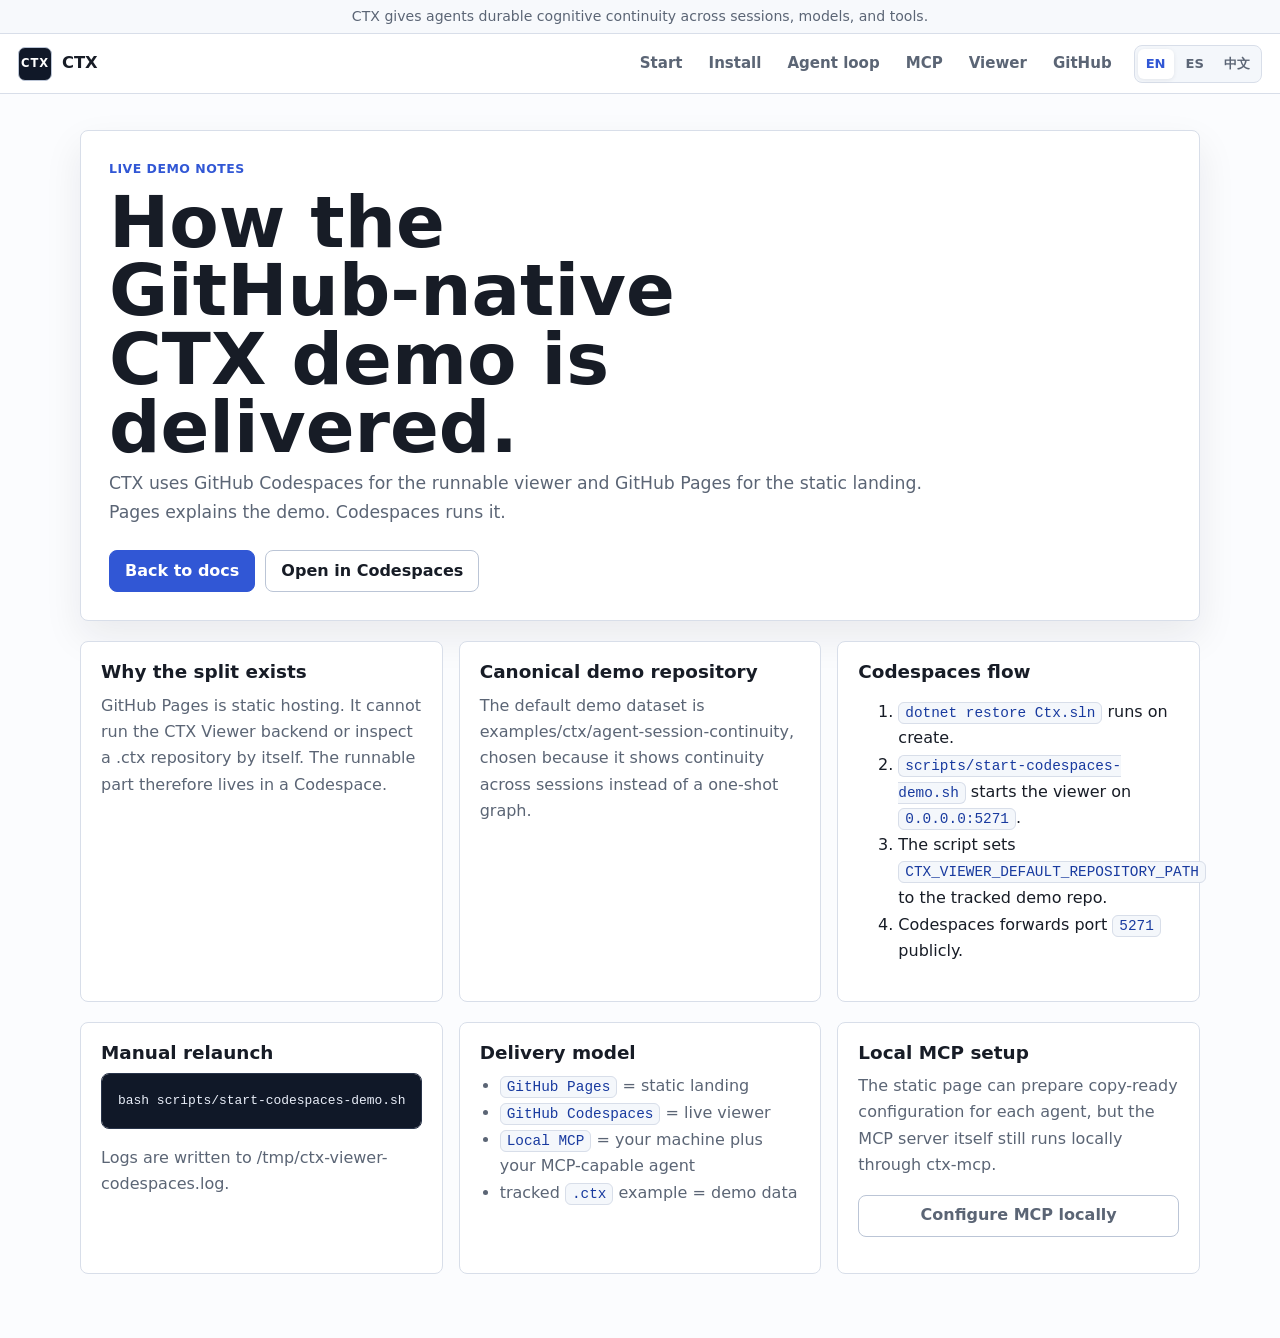
<file: docs/live-demo/notes.html>
<!DOCTYPE html>
<html lang="en">
<head>
  <meta charset="utf-8">
  <meta name="viewport" content="width=device-width, initial-scale=1">
  <title>CTX Live Demo Notes</title>
  <link rel="stylesheet" href="./styles.css">
</head>
<body>
  <a class="skip-link" href="#content" data-i18n="skip.content">Skip to content</a>
  <div class="announcement">
    <span data-i18n="banner">CTX gives agents durable cognitive continuity across sessions, models, and tools.</span>
  </div>

  <header class="topbar">
    <a class="brand" href="./index.html" aria-label="CTX documentation home" data-i18n-aria="brand.home">
      <span class="brand-mark" aria-hidden="true">CTX</span>
      <span class="brand-name">CTX</span>
    </a>
    <div class="top-actions">
      <nav class="topnav" aria-label="Primary navigation">
        <a href="./index.html#start" data-i18n="nav.start">Start</a>
        <a href="./index.html#install" data-i18n="nav.install">Install</a>
        <a href="./index.html#agent-loop" data-i18n="nav.agentLoop">Agent loop</a>
        <a href="./mcp-local.html" data-i18n="nav.mcp">MCP</a>
        <a href="./index.html#viewer" data-i18n="nav.viewer">Viewer</a>
        <a href="https://github.com/diegoxtr/ctx-open" data-i18n="nav.github">GitHub</a>
      </nav>
      <div class="language-switcher" aria-label="Language">
        <button type="button" data-lang-option="en">EN</button>
        <button type="button" data-lang-option="es">ES</button>
        <button type="button" data-lang-option="zh">中文</button>
      </div>
    </div>
  </header>

  <main id="content" class="page page-shell">
    <section class="hero">
      <p class="eyebrow" data-i18n="notes.eyebrow">Live Demo Notes</p>
      <h1 data-i18n="notes.title">How the GitHub-native CTX demo is delivered.</h1>
      <p class="lede" data-i18n="notes.lede">
        CTX uses GitHub Codespaces for the runnable viewer and GitHub Pages for the
        static landing. Pages explains the demo. Codespaces runs it.
      </p>
      <div class="actions">
        <a class="button primary" href="./index.html" data-i18n="mcp.back">Back to docs</a>
        <a class="button" href="https://github.com/diegoxtr/ctx-open?tab=codespaces" data-i18n="notes.codespaces">Open in Codespaces</a>
      </div>
    </section>

    <section class="grid">
      <article class="card">
        <h2 data-i18n="notes.split">Why the split exists</h2>
        <p data-i18n="notes.splitText">GitHub Pages is static hosting. It cannot run the CTX Viewer backend or inspect a .ctx repository by itself. The runnable part therefore lives in a Codespace.</p>
      </article>
      <article class="card">
        <h2 data-i18n="notes.dataset">Canonical demo repository</h2>
        <p data-i18n="notes.datasetText">The default demo dataset is examples/ctx/agent-session-continuity, chosen because it shows continuity across sessions instead of a one-shot graph.</p>
      </article>
      <article class="card">
        <h2 data-i18n="notes.flow">Codespaces flow</h2>
        <ol>
          <li><code>dotnet restore Ctx.sln</code> runs on create.</li>
          <li><code>scripts/start-codespaces-demo.sh</code> starts the viewer on <code>0.0.0.0:5271</code>.</li>
          <li>The script sets <code>CTX_VIEWER_DEFAULT_REPOSITORY_PATH</code> to the tracked demo repo.</li>
          <li>Codespaces forwards port <code>5271</code> publicly.</li>
        </ol>
      </article>
    </section>

    <section class="grid">
      <article class="card">
        <h2 data-i18n="notes.manual">Manual relaunch</h2>
        <pre><code>bash scripts/start-codespaces-demo.sh</code></pre>
        <p data-i18n="notes.logs">Logs are written to /tmp/ctx-viewer-codespaces.log.</p>
      </article>
      <article class="card">
        <h2 data-i18n="notes.delivery">Delivery model</h2>
        <ul>
          <li><code>GitHub Pages</code> = static landing</li>
          <li><code>GitHub Codespaces</code> = live viewer</li>
          <li><code>Local MCP</code> = your machine plus your MCP-capable agent</li>
          <li>tracked <code>.ctx</code> example = demo data</li>
        </ul>
      </article>
      <article class="card">
        <h2 data-i18n="notes.localMcp">Local MCP setup</h2>
        <p data-i18n="notes.localMcpText">The static page can prepare copy-ready configuration for each agent, but the MCP server itself still runs locally through ctx-mcp.</p>
        <p>
          <a class="button ghost" href="./mcp-local.html" data-i18n="notes.configure">Configure MCP locally</a>
        </p>
      </article>
    </section>
  </main>
  <script src="./site.js"></script>
</body>
</html>
</file>
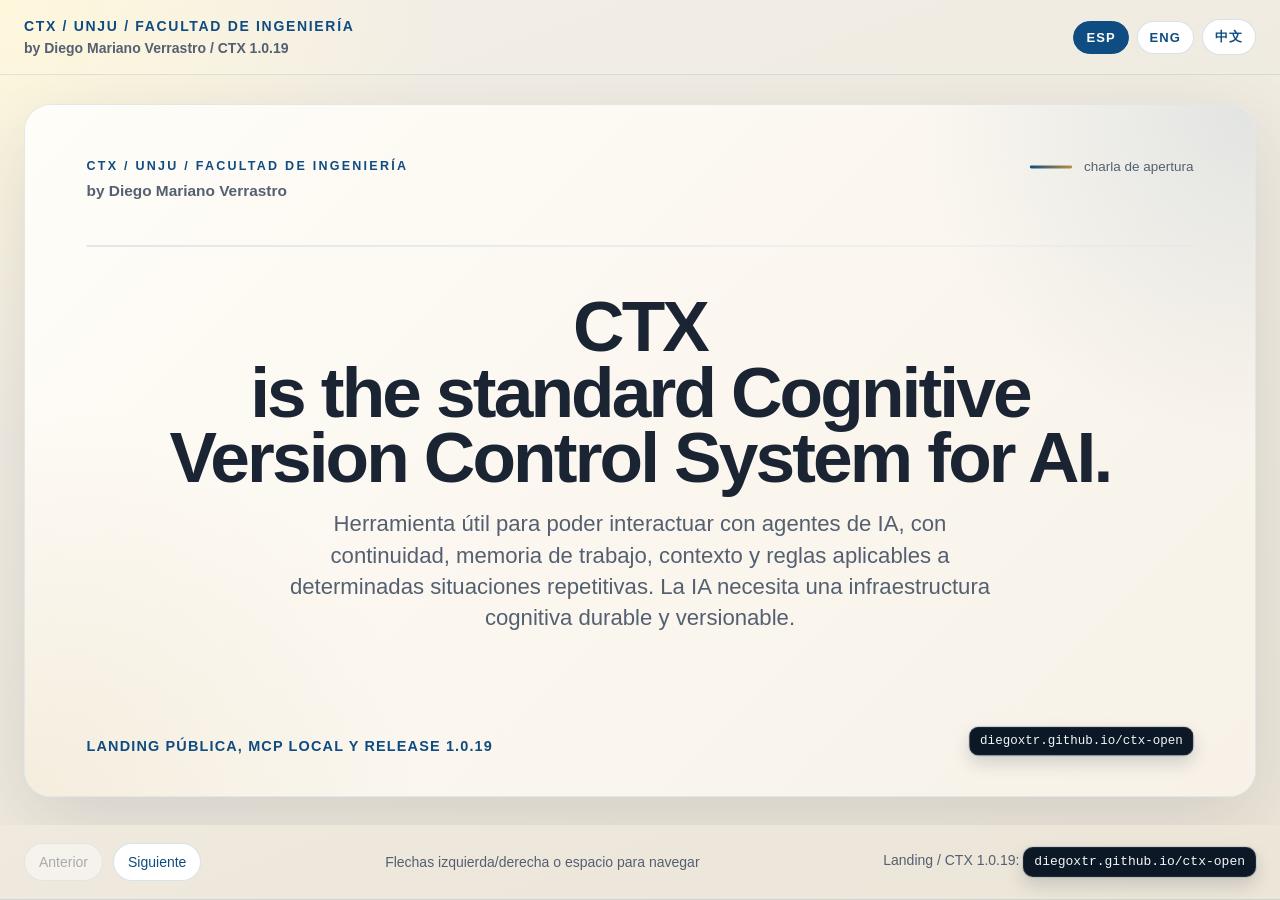
<file: docs/live-demo/talk-unju.html>
<!DOCTYPE html>
<html lang="es">
<head>
  <meta charset="utf-8">
  <meta name="viewport" content="width=device-width, initial-scale=1">
  <title>CTX en UNJu</title>
  <style>
    :root {
      --bg: #f3efe7;
      --paper: #fffdf8;
      --ink: #1a2433;
      --muted: #546071;
      --accent: #0f4c81;
      --accent-soft: #dceaf6;
      --line: #d9d1c3;
      --gold: #b1872d;
      --slide-width: 1280;
      --slide-height: 720;
    }

    * { box-sizing: border-box; }

    body {
      margin: 0;
      font-family: "Segoe UI", Arial, sans-serif;
      background:
        radial-gradient(circle at top left, #fff7dc 0%, transparent 28%),
        linear-gradient(160deg, #f3efe7 0%, #ece5d8 100%);
      color: var(--ink);
      overflow: hidden;
    }

    .deck {
      min-height: 100vh;
      display: flex;
      flex-direction: column;
    }

    .topbar {
      display: flex;
      justify-content: space-between;
      align-items: center;
      padding: 18px 24px;
      border-bottom: 1px solid rgba(15, 76, 129, 0.12);
      color: var(--muted);
      font-size: 14px;
    }

    .brand {
      letter-spacing: 0.12em;
      text-transform: uppercase;
      color: var(--accent);
      font-weight: 700;
    }

    .brand small {
      display: block;
      margin-top: 6px;
      letter-spacing: normal;
      text-transform: none;
      font-size: 14px;
      color: var(--muted);
      font-weight: 600;
    }

    .language-switch {
      display: flex;
      gap: 8px;
      align-items: center;
    }

    .lang-btn {
      border-radius: 999px;
      padding: 8px 12px;
      font-size: 13px;
      font-weight: 700;
      letter-spacing: 0.08em;
      text-transform: uppercase;
    }

    .lang-btn.active {
      background: var(--accent);
      color: white;
      border-color: var(--accent);
    }

    .stage {
      flex: 1;
      position: relative;
      overflow: hidden;
      padding: 24px;
    }

    .slide {
      display: none;
      position: absolute;
      width: calc(var(--slide-width) * 1px);
      height: calc(var(--slide-height) * 1px);
      background: rgba(255, 253, 248, 0.95);
      border: 1px solid rgba(15, 76, 129, 0.12);
      box-shadow: 0 24px 80px rgba(26, 36, 51, 0.12);
      border-radius: 28px;
      overflow: hidden;
      transform-origin: top left;
    }

    .slide.active {
      display: grid;
      grid-template-columns: 318px 1fr;
    }

    .slide.cover-slide.active {
      display: block;
    }

      .aside {
        background:
          linear-gradient(180deg, rgba(15, 76, 129, 0.96), rgba(10, 36, 61, 0.98)),
          linear-gradient(135deg, rgba(255,255,255,0.06), transparent);
        color: white;
        padding: 18px 26px 96px;
        display: flex;
        flex-direction: column;
        justify-content: flex-start;
        gap: 16px;
      }

    .aside h1,
    .aside h2 {
      margin: 0;
      line-height: 1.05;
    }

    .kicker {
      font-size: 13px;
      text-transform: uppercase;
      letter-spacing: 0.18em;
      opacity: 0.78;
      margin-bottom: 12px;
    }

    .aside .big {
      font-size: 34px;
      font-weight: 800;
      line-height: 1.02;
    }

    .aside .small-note {
      font-size: 13px;
      line-height: 1.4;
      color: rgba(255,255,255,0.82);
      padding-bottom: 0;
      margin-top: auto;
    }

    .content {
      padding: 28px 32px;
      display: flex;
      flex-direction: column;
      gap: 16px;
    }

    .content h2 {
      margin: 0;
      font-size: 34px;
      line-height: 1.1;
    }

    .content h3 {
      margin: 0;
      font-size: 20px;
      color: var(--accent);
    }

    .lead {
      font-size: 18px;
      line-height: 1.36;
      color: var(--ink);
      max-width: 900px;
    }

    .muted {
      color: var(--muted);
    }

    .grid-2 {
      display: grid;
      grid-template-columns: repeat(2, minmax(0, 1fr));
      gap: 14px;
    }

    .card {
      background: white;
      border: 1px solid var(--line);
      border-radius: 16px;
      padding: 14px 16px;
      box-shadow: 0 8px 26px rgba(26, 36, 51, 0.05);
    }

    .reveal-hidden {
      opacity: 0;
      transform: translateY(18px);
      pointer-events: none;
    }

    .reveal-visible {
      opacity: 1;
      transform: translateY(0);
      pointer-events: auto;
      transition: opacity 180ms ease, transform 180ms ease;
    }

    .card strong {
      display: block;
      margin-bottom: 8px;
      color: var(--accent);
      font-size: 16px;
    }

    ul, ol {
      margin: 0;
      padding-left: 20px;
      line-height: 1.45;
      font-size: 16px;
    }

    .steps li,
    .compact li {
      margin-bottom: 6px;
    }

    .compact {
      font-size: 16px;
    }

    .code {
      background: #0d1826;
      color: #f3f7fb;
      padding: 14px 16px;
      border-radius: 16px;
      font-family: Consolas, "Courier New", monospace;
      font-size: 16px;
      white-space: pre-wrap;
      line-height: 1.5;
    }

    .code-inline {
      display: inline-block;
      padding: 6px 10px;
      border-radius: 10px;
      background: #0d1826;
      color: #f3f7fb !important;
      font-family: Consolas, "Courier New", monospace;
      font-size: 13px;
      line-height: 1.2;
      text-decoration: none;
      border: 1px solid rgba(255,255,255,0.08);
      box-shadow: 0 8px 18px rgba(13, 24, 38, 0.16), 0 0 0 1px rgba(15, 76, 129, 0.12);
    }

    .code-inline:hover,
    .code-inline:focus {
      color: #ffffff !important;
      background: #15304a;
      text-decoration: none;
    }

    .quote {
      border-left: 4px solid var(--gold);
      padding-left: 18px;
      font-size: 28px;
      line-height: 1.35;
      color: var(--ink);
      max-width: 860px;
    }

    .footer {
      display: flex;
      justify-content: space-between;
      align-items: center;
      padding-top: 8px;
      margin-top: auto;
      color: var(--muted);
      font-size: 14px;
    }

    .cover-content {
      height: 100%;
      display: flex;
      flex-direction: column;
      justify-content: space-between;
      padding: 56px 64px 42px;
      background:
        radial-gradient(circle at top right, rgba(15, 76, 129, 0.10), transparent 24%),
        radial-gradient(circle at bottom left, rgba(177, 135, 45, 0.10), transparent 28%),
        linear-gradient(135deg, rgba(255,253,248,0.99), rgba(247,241,231,0.98));
      position: relative;
      overflow: hidden;
    }

    .cover-content::after {
      content: "";
      position: absolute;
      left: 64px;
      right: 64px;
      top: 146px;
      height: 1px;
      background: linear-gradient(90deg, rgba(15, 76, 129, 0.24), rgba(15, 76, 129, 0.04));
      pointer-events: none;
    }

    .cover-top {
      display: flex;
      justify-content: space-between;
      align-items: flex-start;
      gap: 24px;
    }

    .cover-kicker {
      font-size: 13px;
      letter-spacing: 0.18em;
      text-transform: uppercase;
      color: var(--accent);
      font-weight: 700;
    }

    .cover-byline {
      margin-top: 10px;
      font-size: 16px;
      color: var(--muted);
      font-weight: 600;
    }

    .cover-main {
      max-width: 1040px;
      margin: 0 auto;
      display: flex;
      flex-direction: column;
      gap: 18px;
      position: relative;
      z-index: 1;
      align-items: center;
      text-align: center;
    }

    .cover-title {
      margin: 0;
      font-size: 74px;
      line-height: 0.92;
      letter-spacing: -0.04em;
      color: var(--ink);
      max-width: 1040px;
      text-wrap: balance;
      text-align: center;
    }

    .cover-title-break {
      display: block;
    }

    .cover-subtitle {
      margin: 0;
      max-width: 760px;
      font-size: 23px;
      line-height: 1.4;
      color: var(--muted);
      text-align: center;
    }

    .cover-bottom {
      display: flex;
      justify-content: space-between;
      align-items: flex-end;
      gap: 24px;
      position: relative;
      z-index: 1;
    }

    .final-content {
      height: 100%;
      display: flex;
      flex-direction: column;
      justify-content: space-between;
      padding: 56px 64px 42px;
      background:
        radial-gradient(circle at top right, rgba(15, 76, 129, 0.10), transparent 24%),
        radial-gradient(circle at bottom left, rgba(177, 135, 45, 0.10), transparent 28%),
        linear-gradient(135deg, rgba(255,253,248,0.99), rgba(247,241,231,0.98));
      position: relative;
      overflow: hidden;
    }

    .final-content::after {
      content: "";
      position: absolute;
      left: 64px;
      right: 64px;
      top: 146px;
      height: 1px;
      background: linear-gradient(90deg, rgba(15, 76, 129, 0.24), rgba(15, 76, 129, 0.04));
      pointer-events: none;
    }

    .final-main {
      flex: 1;
      display: flex;
      flex-direction: column;
      justify-content: center;
      align-items: flex-start;
      gap: 18px;
      position: relative;
      z-index: 1;
    }

    .final-title {
      margin: 0;
      font-size: 64px;
      line-height: 0.95;
      letter-spacing: -0.04em;
      color: var(--ink);
    }

    .final-conclusion,
    .final-wish {
      margin: 0;
      max-width: 1040px;
      font-size: 28px;
      line-height: 1.35;
      color: var(--ink);
    }

    .final-star {
      font-size: 34px;
      line-height: 1.1;
      color: var(--ink);
    }

    .cover-note {
      font-size: 15px;
      line-height: 1.4;
      color: var(--muted);
      max-width: 620px;
      letter-spacing: 0.08em;
      text-transform: uppercase;
      font-weight: 700;
      color: var(--accent);
    }

    .cover-mark {
      display: inline-flex;
      align-items: center;
      gap: 12px;
      font-size: 14px;
      color: var(--muted);
    }

    .cover-mark::before {
      content: "";
      width: 44px;
      height: 3px;
      border-radius: 999px;
      background: linear-gradient(90deg, var(--accent), rgba(177, 135, 45, 0.9));
    }

    .pager {
      display: flex;
      align-items: center;
      gap: 10px;
    }

    .controls {
      display: flex;
      gap: 10px;
    }

    button {
      border: 1px solid rgba(15, 76, 129, 0.16);
      background: white;
      color: var(--accent);
      border-radius: 999px;
      padding: 10px 14px;
      font-size: 14px;
      cursor: pointer;
    }

    button:hover {
      background: var(--accent-soft);
    }

    button:disabled {
      opacity: 0.45;
      cursor: not-allowed;
      background: white;
      color: var(--muted);
    }

    [data-lang-block] {
      display: none;
    }

    body[data-lang="es"] [data-lang-block="es"],
    body[data-lang="en"] [data-lang-block="en"],
    body[data-lang="zh"] [data-lang-block="zh"] {
      display: block;
    }

    body[data-lang="es"] .lang-inline-en,
    body[data-lang="es"] .lang-inline-zh,
    body[data-lang="en"] .lang-inline-es,
    body[data-lang="en"] .lang-inline-zh,
    body[data-lang="zh"] .lang-inline-es,
    body[data-lang="zh"] .lang-inline-en {
      display: none;
    }

    @media (max-width: 980px) {
      .slide.active {
        grid-template-columns: 1fr;
      }

      .aside {
          gap: 18px;
        }

        .aside .big {
          font-size: 30px;
        }

        .cover-content {
          padding: 34px 30px 28px;
        }

      .cover-content::after {
        left: 30px;
        right: 30px;
        top: 124px;
      }

        .cover-title {
          font-size: 50px;
        }

        .final-content {
          padding: 34px 30px 28px;
        }

        .final-content::after {
          left: 30px;
          right: 30px;
          top: 124px;
        }

        .final-title {
          font-size: 46px;
        }

        .final-conclusion,
        .final-wish {
          font-size: 20px;
        }

        .final-star {
          font-size: 26px;
        }

        .cover-subtitle {
          font-size: 19px;
        }

      .cover-bottom,
      .cover-top {
        flex-direction: column;
        align-items: flex-start;
      }

      .content {
        padding: 28px 24px;
      }

      .content h2 {
        font-size: 30px;
      }

      .lead,
      ul,
      ol,
      .code,
      .quote {
        font-size: 18px;
      }

      .grid-2 {
        grid-template-columns: 1fr;
      }
    }
  </style>
</head>
<body data-lang="es">
  <div class="deck">
    <div class="topbar">
      <div class="brand">
        CTX / UNJu / Facultad de Ingeniería
        <small>by Diego Mariano Verrastro / CTX 1.0.19</small>
      </div>
      <div class="language-switch">
        <button type="button" class="lang-btn active" data-set-lang="es">ESP</button>
        <button type="button" class="lang-btn" data-set-lang="en">ENG</button>
        <button type="button" class="lang-btn" data-set-lang="zh">中文</button>
      </div>
    </div>
    <div class="stage">
      <section class="slide cover-slide active" data-title="CTX is the standard Cognitive Version Control System for AI">
        <div class="cover-content">
          <div class="cover-top">
            <div>
              <div class="cover-kicker">CTX / UNJu / Facultad de Ingeniería</div>
              <div class="cover-byline">by Diego Mariano Verrastro</div>
            </div>
            <div class="cover-mark">
              <span data-lang-block="es">charla de apertura</span>
              <span data-lang-block="en">opening talk</span>
              <span data-lang-block="zh">开场讲座</span>
            </div>
          </div>
          <div class="cover-main">
            <h1 class="cover-title" data-lang-block="es"><span class="cover-title-break">CTX</span>is the standard Cognitive Version Control System for AI.</h1>
            <h1 class="cover-title" data-lang-block="en"><span class="cover-title-break">CTX</span>is the standard Cognitive Version Control System for AI.</h1>
            <h1 class="cover-title" data-lang-block="zh"><span class="cover-title-break">CTX</span>is the standard Cognitive Version Control System for AI.</h1>
            <p class="cover-subtitle" data-lang-block="es">Herramienta útil para poder interactuar con agentes de IA, con continuidad, memoria de trabajo, contexto y reglas aplicables a determinadas situaciones repetitivas. La IA necesita una infraestructura cognitiva durable y versionable.</p>
            <p class="cover-subtitle" data-lang-block="en">A useful tool for interacting with AI agents through continuity, working memory, context, and rules applicable to specific contexts. AI needs durable, versionable cognitive infrastructure.</p>
            <p class="cover-subtitle" data-lang-block="zh">一个用于与 AI 代理协同工作的实用工具，提供连续性、工作记忆、上下文，以及适用于特定重复场景的规则。AI 需要一种持久且可版本化的认知基础设施。</p>
          </div>
          <div class="cover-bottom">
            <div class="cover-note">
              <span data-lang-block="es">Landing pública, MCP local y release 1.0.19</span>
              <span data-lang-block="en">Public landing, local MCP, and 1.0.19 release</span>
              <span data-lang-block="zh">公开首页、本地 MCP 与 1.0.19 版本</span>
            </div>
            <a class="code-inline" href="https://diegoxtr.github.io/ctx-open/" target="_blank" rel="noreferrer">diegoxtr.github.io/ctx-open</a>
          </div>
        </div>
      </section>

      <section class="slide" data-title="Por qué CTX fue necesario">
        <aside class="aside">
          <div data-lang-block="es">
            <div class="kicker">Slide 1</div>
            <h1 class="big">Por qué CTX fue necesario</h1>
          </div>
          <div data-lang-block="en">
            <div class="kicker">Slide 1</div>
            <h1 class="big">Why CTX became necessary</h1>
          </div>
          <div data-lang-block="zh">
            <div class="kicker">Slide 1</div>
            <h1 class="big">为什么需要 CTX</h1>
          </div>
          <div class="small-note" data-lang-block="es">
            El punto de entrada no es un comando. Es el problema real de trabajar con agentes sin continuidad cognitiva durable.
          </div>
          <div class="small-note" data-lang-block="en">
            The entry point is not a command. It is the real problem of working with agents that do not preserve durable continuity.
          </div>
          <div class="small-note" data-lang-block="zh">
            入口点不是某个命令，而是在缺少持久认知连续性的情况下与代理协作的真实问题。
          </div>
        </aside>
        <div class="content">
          <h2 data-lang-block="es">Los agentes producían resultados, pero sin preservar la continuidad cognitiva.</h2>
          <h2 data-lang-block="en">Agents were producing results, but without preserving cognitive continuity.</h2>
          <h2 data-lang-block="zh">代理能够产出结果，但无法保留认知连续性。</h2>
          <p class="lead" data-lang-block="es">Cuando el contexto se aplanaba o compactaba, perdíamos datos cognitivos y, sobre todo, perdíamos el momento en el que el conocimiento se estaba estructurando.</p>
          <p class="lead" data-lang-block="en">When context flattened or compacted, we lost cognitive data and, above all, we lost the moment when knowledge was being structured.</p>
          <p class="lead" data-lang-block="zh">当上下文被压平或压缩时，我们失去了认知数据，尤其失去了知识正在形成的那个时刻。</p>
          <div class="grid-2" style="gap:12px;">
            <div class="card" data-lang-block="es">
              <strong>Lo que sí teníamos</strong>
              <ul class="compact">
                <li>chat</li>
                <li>prompts</li>
                <li>archivos</li>
                <li>logs</li>
              </ul>
            </div>
            <div class="card" data-lang-block="en">
              <strong>What we already had</strong>
              <ul class="compact">
                <li>chat</li>
                <li>prompts</li>
                <li>files</li>
                <li>logs</li>
              </ul>
            </div>
            <div class="card" data-lang-block="es">
              <strong>Lo que nos faltaba</strong>
              <ul class="compact">
                <li>continuidad entre sesiones</li>
                <li>decisiones trazables</li>
                <li>evidencia estructurada</li>
                <li>estado cognitivo durable</li>
              </ul>
            </div>
            <div class="card" data-lang-block="en">
              <strong>What was missing</strong>
              <ul class="compact">
                <li>continuity across sessions</li>
                <li>traceable decisions</li>
                <li>structured evidence</li>
                <li>durable cognitive state</li>
              </ul>
            </div>
          </div>
          <div class="card" data-lang-block="es" style="padding:12px 14px;">
              <strong>Qué significa "datos cognitivos"</strong>
            <p class="muted">No es texto suelto ni memoria conversacional: es la estructura del trabajo en curso y su cierre, preservada como estado operativo durable.</p>
          </div>
          <div class="card" data-lang-block="en" style="padding:12px 14px;">
            <strong>What "cognitive data" means</strong>
            <p class="muted">It is not loose text or conversational memory: it is the structure of in-progress work and its closure, preserved as durable operational state.</p>
          </div>
          <div class="card" data-lang-block="es" style="padding:12px 14px;">
            <strong>Desventaja operativa</strong>
              <p class="muted">Cuando el contexto se aplana o compacta, el costo no es solo perder claridad. También aparece re-procesamiento: volver a leer, volver a inferir y volver a estructurar trabajo ya hecho. Usar CTX hace que tengamos que costear la interacción cognitiva, pero vale la pena.</p>
          </div>
          <div class="card" data-lang-block="en" style="padding:12px 14px;">
            <strong>Operational disadvantage</strong>
            <p class="muted">When context flattens or compacts, the cost is not only loss of clarity. It also creates re-processing: re-reading, re-inferring, and re-structuring work that was already done. Using CTX means paying for cognitive interaction, but it is worth it.</p>
          </div>
          <div class="footer">
            <div class="lang-inline-es">CTX para trabajo durable con agentes</div>
            <div class="lang-inline-en">CTX for durable agent work</div>
            <div class="pager">1 / 10</div>
          </div>
        </div>
      </section>

      <section class="slide" data-title="Cuál es el problema de ingeniería">
        <aside class="aside">
          <div data-lang-block="es">
            <div class="kicker">Slide 2</div>
            <h1 class="big">¿Cuál es el problema de ingeniería?</h1>
          </div>
          <div data-lang-block="en">
            <div class="kicker">Slide 2</div>
            <h1 class="big">What is the engineering problem?</h1>
          </div>
          <div data-lang-block="zh">
            <div class="kicker">Slide 2</div>
            <h1 class="big">工程问题是什么？</h1>
          </div>
          <div class="small-note" data-lang-block="es">
            El problema no era solo que el modelo olvidara cosas. Era que el trabajo perdía estructura operativa.
          </div>
          <div class="small-note" data-lang-block="en">
            The problem was not only that the model forgot things. The work itself was losing operational structure.
          </div>
          <div class="small-note" data-lang-block="zh">
            问题不只是模型会遗忘，而是工作本身失去了操作结构。
          </div>
        </aside>
        <div class="content">
          <h2 data-lang-block="es">La inteligencia es insuficiente si la continuidad cognitiva se interrumpe, se resume, se corta o se re-escribe.</h2>
          <h2 data-lang-block="en">Intelligence is insufficient if cognitive continuity is interrupted, summarized, cut, or rewritten.</h2>
          <h2 data-lang-block="zh">如果认知连续性被中断、被压缩、被切断或被重写，智能本身就是不够的。</h2>
          <p class="lead" data-lang-block="es">El problema real no era el uso concreto de agentes de IA. Era la imposibilidad de sostener trabajo intelectual a lo largo del tiempo, con los cambios parciales de contexto de los agentes de prompts, etc.</p>
          <p class="lead" data-lang-block="en">The real problem was not the concrete use of AI agents. It was the impossibility of sustaining intellectual work over time under the partial context changes of prompt-driven agents and similar systems.</p>
          <p class="lead" data-lang-block="zh">真正的问题不在于具体使用 AI 代理，而在于：在提示词代理等系统不断发生局部上下文变化的情况下，我们无法长期维持知识性工作。</p>
          <div class="grid-2">
            <div class="card" data-lang-block="es">
              <strong>Sintomas</strong>
              <ul class="compact">
                <li>sobre-procesamiento para volver a entender el problema</li>
                <li>decisiones ya tomadas que reaparecían como dudas</li>
                <li>un segundo agente no sabía por qué algo quedó así</li>
                <li>re-procesamiento para recuperar trabajo ya estructurado</li>
              </ul>
            </div>
            <div class="card" data-lang-block="en">
              <strong>Symptoms</strong>
              <ul class="compact">
                <li>extra processing just to understand the problem again</li>
                <li>accepted decisions returning as open doubts</li>
                <li>a second agent could not explain why the result looked like that</li>
                <li>re-processing to recover work that had already been structured</li>
              </ul>
            </div>
            <div class="card" data-lang-block="es">
              <strong>Consecuencia</strong>
              <ul class="compact">
                <li>pérdida de tiempo</li>
                <li>pérdida del crecimiento de una idea o investigación</li>
                <li>trabajo no reproducible</li>
                <li>baja confianza operativa</li>
              </ul>
            </div>
            <div class="card" data-lang-block="en">
              <strong>Consequence</strong>
              <ul class="compact">
                <li>time loss</li>
                <li>inconsistency</li>
                <li>poor reproducibility</li>
                <li>low operational confidence</li>
              </ul>
            </div>
          </div>
          <div class="footer">
            <div class="lang-inline-es">Continuidad, trazabilidad y recuperabilidad</div>
            <div class="lang-inline-en">Continuity, traceability, and recoverability</div>
            <div class="lang-inline-zh">连续性、可追踪性与可恢复性</div>
            <div class="pager">2 / 11</div>
          </div>
        </div>
      </section>

      <section class="slide" data-title="Qué pasa cuando el contexto se compacta">
        <aside class="aside">
          <div data-lang-block="es">
            <div class="kicker">Slide 3</div>
            <h1 class="big">¿Qué pasa cuando el contexto se compacta?</h1>
          </div>
          <div data-lang-block="en">
            <div class="kicker">Slide 3</div>
            <h1 class="big">What happens when context is compacted?</h1>
          </div>
          <div data-lang-block="zh">
            <div class="kicker">Slide 3</div>
            <h1 class="big">当上下文被压缩时会发生什么？</h1>
          </div>
          <div class="small-note" data-lang-block="es">
            Un buen prompt puede iniciar bien el trabajo. No alcanza, por sí solo, para preservar continuidad larga.
          </div>
          <div class="small-note" data-lang-block="en">
            A good prompt can start the work well. By itself, it is not enough to preserve long continuity.
          </div>
          <div class="small-note" data-lang-block="zh">
            一个好的提示词可以很好地启动工作，但它本身不足以维持长期连续性。
          </div>
        </aside>
        <div class="content">
          <h2 data-lang-block="es">Un buen prompt no evita la pérdida de contexto.</h2>
          <h2 data-lang-block="en">A good prompt does not prevent context loss.</h2>
          <h2 data-lang-block="zh">一个好的提示词并不能避免上下文丢失。</h2>
          <p class="lead" data-lang-block="es">Un buen prompt le da al agente rol, objetivo, restricciones y forma de salida. Pero cuando el contexto se aplana o compacta, lo que queda es un resumen operativo comprimido, no el proceso cognitivo completo.</p>
          <p class="lead" data-lang-block="en">A good prompt gives the agent a role, objective, constraints, and output shape. But when context is flattened or compacted, what remains is a compressed operational summary, not the full cognitive process.</p>
          <p class="lead" data-lang-block="zh">一个好的提示词会给代理角色、目标、约束和输出形式。但当上下文被压平或压缩时，留下的只是被压缩的操作性摘要，而不是完整的认知过程。</p>
          <div class="grid-2" style="gap:12px;">
            <div class="card no-reveal" data-lang-block="es" style="padding:12px 14px;">
              <strong>Lo que define un buen prompt</strong>
              <ul class="compact">
                <li>rol claro</li>
                <li>objetivo concreto</li>
                <li>restricciones explícitas</li>
                <li>criterio de salida esperado</li>
              </ul>
            </div>
            <div class="card" data-lang-block="en" style="padding:12px 14px;">
              <strong>What defines a good prompt</strong>
              <ul class="compact">
                <li>clear role</li>
                <li>concrete objective</li>
                <li>explicit constraints</li>
                <li>expected output criteria</li>
              </ul>
            </div>
            <div class="card" data-lang-block="es" style="padding:12px 14px;">
              <strong>Lo que queda cuando el contexto se aplana o compacta</strong>
              <ul class="compact">
                <li>un resumen</li>
                <li>una dirección general</li>
                <li>algunos resultados parciales</li>
                <li>la ilusion de continuidad</li>
              </ul>
            </div>
            <div class="card" data-lang-block="en" style="padding:12px 14px;">
              <strong>What remains after flattening or compaction</strong>
              <ul class="compact">
                <li>a summary</li>
                <li>a general direction</li>
                <li>some partial results</li>
                <li>the illusion of continuity</li>
              </ul>
            </div>
            <div class="card" data-lang-block="es" style="padding:12px 14px;">
              <strong>Lo que se pierde entre contexto y contexto</strong>
              <ul class="compact">
                <li>el orden real de descubrimiento</li>
                <li>alternativas descartadas</li>
                <li>relación entre evidencia y decisión</li>
                <li>el momento en que el conocimiento se estaba estructurando</li>
              </ul>
            </div>
            <div class="card" data-lang-block="en" style="padding:12px 14px;">
              <strong>What is lost between contexts</strong>
              <ul class="compact">
                <li>the real order of discovery</li>
                <li>discarded alternatives</li>
                <li>the link between evidence and decision</li>
                <li>the moment when knowledge was being structured</li>
              </ul>
            </div>
            <div class="card" data-lang-block="zh" style="padding:12px 14px;">
              <strong>一个好提示词的构成</strong>
              <ul class="compact">
                <li>清晰角色</li>
                <li>明确目标</li>
                <li>显式约束</li>
                <li>预期输出标准</li>
              </ul>
            </div>
            <div class="card" data-lang-block="zh" style="padding:12px 14px;">
              <strong>上下文被压平或压缩后剩下什么</strong>
              <ul class="compact">
                <li>一个摘要</li>
                <li>一个大致方向</li>
                <li>一些局部结果</li>
                <li>连续性的错觉</li>
              </ul>
            </div>
            <div class="card" data-lang-block="zh" style="padding:12px 14px;">
              <strong>在一个上下文与下一个上下文之间失去的东西</strong>
              <ul class="compact">
                <li>真实的发现顺序</li>
                <li>被舍弃的备选路径</li>
                <li>证据与决策之间的联系</li>
                <li>知识正在形成的那个时刻</li>
              </ul>
            </div>
          </div>
          <div class="quote" data-lang-block="es">Un buen prompt puede iniciar bien el trabajo. No conserva, por sí solo, la continuidad completa entre sesiones.</div>
          <div class="quote" data-lang-block="en">A good prompt can start the work well. By itself, it does not preserve full continuity across sessions.</div>
          <div class="quote" data-lang-block="zh">一个好的提示词可以很好地启动工作，但它本身无法保留跨会话的完整连续性。</div>
          <div class="footer">
            <div class="lang-inline-es">Resumen no es continuidad</div>
            <div class="lang-inline-en">Summary is not continuity</div>
            <div class="lang-inline-zh">摘要不等于连续性</div>
            <div class="pager">3 / 11</div>
          </div>
        </div>
      </section>

      <section class="slide" data-title="Por qué chat y logs no alcanzaban">
        <aside class="aside">
          <div data-lang-block="es">
            <div class="kicker">Slide 4</div>
            <h1 class="big">Por qué chat y logs no alcanzaban</h1>
          </div>
          <div data-lang-block="en">
            <div class="kicker">Slide 4</div>
            <h1 class="big">Why chat and logs were not enough</h1>
          </div>
          <div class="small-note" data-lang-block="es">
            Cada superficie existente preservaba una parte del problema, pero no el estado cognitivo de trabajo.
          </div>
          <div class="small-note" data-lang-block="en">
            Each existing surface preserved part of the problem, but not the cognitive work state itself.
          </div>
        </aside>
        <div class="content">
          <h2 data-lang-block="es">Nos faltaba una capa nueva.</h2>
          <h2 data-lang-block="en">We were missing a new layer.</h2>
          <div class="grid-2">
            <div class="card" data-lang-block="es">
              <strong>Chat</strong>
              <p class="muted">Preserva mensajes, no una estructura operativa durable.</p>
            </div>
            <div class="card" data-lang-block="en">
              <strong>Chat</strong>
              <p class="muted">It preserves messages, not durable operational structure.</p>
            </div>
            <div class="card" data-lang-block="es">
              <strong>Prompts</strong>
              <p class="muted">Influyen comportamiento, pero no guardan razonamiento ni cierre.</p>
            </div>
            <div class="card" data-lang-block="en">
              <strong>Prompts</strong>
              <p class="muted">They shape behavior, but they do not persist reasoning or closure.</p>
            </div>
            <div class="card" data-lang-block="es">
              <strong>Logs</strong>
              <p class="muted">Preservan ejecución, no intención cognitiva ni justificación.</p>
            </div>
            <div class="card" data-lang-block="en">
              <strong>Logs</strong>
              <p class="muted">They preserve execution, not cognitive intent or justification.</p>
            </div>
            <div class="card" data-lang-block="es">
              <strong>Codigo</strong>
              <p class="muted">Muestra el resultado, no explica por sí solo el por qué ni el camino.</p>
            </div>
            <div class="card" data-lang-block="en">
              <strong>Code</strong>
              <p class="muted">It shows the result, but it does not explain the path or the why by itself.</p>
            </div>
          </div>
          <div class="quote" data-lang-block="es">Lo que hacía falta no era más memoria conversacional. Hacía falta memoria de trabajo estructurada.</div>
          <div class="quote" data-lang-block="en">What we needed was not more conversational memory. We needed structured working memory.</div>
          <div class="footer">
            <div class="lang-inline-es">CTX aparece como capa faltante</div>
            <div class="lang-inline-en">CTX appears as the missing layer</div>
            <div class="pager">4 / 11</div>
          </div>
        </div>
      </section>

      <section class="slide" data-title="Qué nos llevó hasta CTX">
        <aside class="aside">
          <div data-lang-block="es">
            <div class="kicker">Slide 5</div>
            <h1 class="big">Qué nos llevó hasta CTX</h1>
          </div>
          <div data-lang-block="en">
            <div class="kicker">Slide 5</div>
            <h1 class="big">What led us to CTX</h1>
          </div>
          <div class="small-note" data-lang-block="es">
            CTX no nace como teoria primero. Nace como respuesta a una presion de trabajo real.
          </div>
          <div class="small-note" data-lang-block="en">
            CTX did not begin as theory first. It emerged as a response to real operational pressure.
          </div>
        </aside>
        <div class="content">
          <h2 data-lang-block="es">Camino de ingeniería</h2>
          <h2 data-lang-block="en">Engineering path</h2>
          <ol class="steps" data-lang-block="es">
            <li>usamos agentes sobre trabajo real</li>
            <li>aparecio valor tecnico inmediato</li>
            <li>la continuidad entre sesiones se rompia</li>
            <li>el razonamiento se disolvia en chat y acciones sueltas</li>
            <li>la re-construccion del pasado empezo a costar demasiado</li>
            <li>necesitamos persistir trabajo cognitivo como estado</li>
            <li>asi emerge CTX</li>
          </ol>
          <ol class="steps" data-lang-block="en">
            <li>we used agents on real work</li>
            <li>they produced immediate technical value</li>
            <li>continuity kept breaking between sessions</li>
            <li>reasoning dissolved into chat and scattered actions</li>
            <li>reconstructing the past became too expensive</li>
            <li>we needed to persist cognitive work as state</li>
            <li>that is where CTX emerged</li>
          </ol>
          <div class="quote" data-lang-block="es">CTX no es un adorno para IA. Es infraestructura que surgió porque el problema era recurrente.</div>
          <div class="quote" data-lang-block="en">CTX is not decoration around AI. It is infrastructure that appeared because the problem was already hurting.</div>
          <div class="footer">
            <div class="lang-inline-es">De la friccion operativa a la herramienta</div>
            <div class="lang-inline-en">From operational friction to the tool</div>
            <div class="pager">5 / 11</div>
          </div>
        </div>
      </section>

      <section class="slide" data-title="Arquitectura operativa de CTX">
        <aside class="aside">
          <div data-lang-block="es">
            <div class="kicker">Slide 6</div>
            <h1 class="big">Arquitectura operativa de CTX</h1>
          </div>
          <div data-lang-block="en">
            <div class="kicker">Slide 6</div>
            <h1 class="big">CTX operational architecture</h1>
          </div>
          <div class="small-note" data-lang-block="es">
            Un sistema de control de versiones cognitivas para trabajo con agentes.
          </div>
          <div class="small-note" data-lang-block="en">
            A cognitive version control system for agent-based work.
          </div>
        </aside>
        <div class="content">
          <h2 data-lang-block="es">CTX guarda el estado cognitivo del trabajo.</h2>
          <h2 data-lang-block="en">CTX stores the cognitive state of the work.</h2>
          <div class="grid-2">
            <div class="card" data-lang-block="es">
              <strong>Entidad mínima</strong>
              <ul class="compact">
                <li>goals</li>
                <li>tasks</li>
                <li>hypotheses</li>
                <li>evidence</li>
              </ul>
            </div>
            <div class="card" data-lang-block="en">
              <strong>Minimal structure</strong>
              <ul class="compact">
                <li>goals</li>
                <li>tasks</li>
                <li>hypotheses</li>
                <li>evidence</li>
              </ul>
            </div>
            <div class="card" data-lang-block="es">
              <strong>Cierre y memoria durable</strong>
              <ul class="compact">
                <li>decisions</li>
                <li>conclusions</li>
                <li>cognitive commits</li>
                <li>runbooks</li>
              </ul>
            </div>
            <div class="card" data-lang-block="en">
              <strong>Closure and durable memory</strong>
              <ul class="compact">
                <li>decisions</li>
                <li>conclusions</li>
                <li>cognitive commits</li>
                <li>runbooks</li>
              </ul>
            </div>
          </div>
          <div class="quote" data-lang-block="es">La idea central es simple: si un agente pierde contexto, el trabajo no deberia perderse con el.</div>
          <div class="quote" data-lang-block="en">The core idea is simple: if an agent loses context, the work should not disappear with it.</div>
          <div class="footer">
            <div class="lang-inline-es">CTX como sistema de memoria de trabajo durable</div>
            <div class="lang-inline-en">CTX as a durable working-memory system</div>
            <div class="pager">6 / 11</div>
          </div>
        </div>
      </section>

      <section class="slide" data-title="Working context vs Commit history">
        <aside class="aside">
          <div data-lang-block="es">
            <div class="kicker">Slide 7</div>
            <h1 class="big">Working context vs Commit history</h1>
          </div>
          <div data-lang-block="en">
            <div class="kicker">Slide 7</div>
            <h1 class="big">Working context vs Commit history</h1>
          </div>
          <div class="small-note" data-lang-block="es">
            CTX separa cognicion en movimiento de snapshots durables.
          </div>
          <div class="small-note" data-lang-block="en">
            CTX separates cognition in motion from durable snapshots.
          </div>
        </aside>
        <div class="content">
          <h2 data-lang-block="es">Dos superficies, dos funciones</h2>
          <h2 data-lang-block="en">Two surfaces, two functions</h2>
          <div class="grid-2">
            <div class="card" data-lang-block="es">
              <strong>Working context</strong>
              <ul class="compact">
                <li>razonamiento activo</li>
                <li>cambios pendientes</li>
                <li>linea actual de trabajo</li>
                <li>cognicion en movimiento</li>
              </ul>
            </div>
            <div class="card" data-lang-block="en">
              <strong>Working context</strong>
              <ul class="compact">
                <li>active reasoning</li>
                <li>pending changes</li>
                <li>current work line</li>
                <li>cognition in motion</li>
              </ul>
            </div>
            <div class="card" data-lang-block="es">
              <strong>Commit history</strong>
              <ul class="compact">
                <li>transiciones durables</li>
                <li>hitos cognitivos</li>
                <li>estado preservado</li>
                <li>continuidad reconstruible</li>
              </ul>
            </div>
            <div class="card" data-lang-block="en">
              <strong>Commit history</strong>
              <ul class="compact">
                <li>durable transitions</li>
                <li>cognitive milestones</li>
                <li>preserved state</li>
                <li>reconstructable continuity</li>
              </ul>
            </div>
          </div>
          <div class="quote" data-lang-block="es">Si algo ya no esta en Working context, deberia estar en Commit history. No deberia existir un estado invisible.</div>
          <div class="quote" data-lang-block="en">If something is no longer in Working context, it should already be in Commit history. There should be no invisible state.</div>
          <div class="footer">
            <div class="lang-inline-es">Modelo mental mínimo para operar CTX</div>
            <div class="lang-inline-en">Minimal mental model for operating CTX</div>
            <div class="pager">7 / 11</div>
          </div>
        </div>
      </section>

      <section class="slide" data-title="Demo desde cero" data-static-step="true">
        <aside class="aside">
          <div data-lang-block="es">
            <div class="kicker">Slide 8</div>
            <h1 class="big">Demo desde cero</h1>
          </div>
          <div data-lang-block="en">
            <div class="kicker">Slide 8</div>
            <h1 class="big">Demo from zero</h1>
          </div>
          <div data-lang-block="zh">
            <div class="kicker">Slide 8</div>
            <h1 class="big">从零开始的演示</h1>
          </div>
          <div class="small-note" data-lang-block="es">
            La demo debe mostrar que CTX no depende de magia previa. Se puede reconstruir el flujo desde un inicio limpio.
          </div>
          <div class="small-note" data-lang-block="en">
            The demo should prove that CTX does not depend on hidden setup. The workflow can be rebuilt from a clean start.
          </div>
          <div class="small-note" data-lang-block="zh">
            这个演示应该证明 CTX 不依赖隐藏设置，整个流程可以从干净状态重新建立。
          </div>
        </aside>
        <div class="content">
          <h2 data-lang-block="es">Secuencia mínima en VS Code</h2>
          <h2 data-lang-block="en">Minimal sequence in VS Code</h2>
          <h2 data-lang-block="zh">VS Code 中的最小操作序列</h2>
          <div class="card" data-lang-block="es" style="padding:12px 14px;">
            <strong>Precondiciones</strong>
            <ul class="compact">
              <li>tener una IDE, como Visual Studio Code, con un agente instalado</li>
              <li>tener Git instalado</li>
            </ul>
          </div>
          <div class="card" data-lang-block="en" style="padding:12px 14px;">
            <strong>Preconditions</strong>
            <ul class="compact">
              <li>have an IDE such as Visual Studio Code with an installed agent</li>
              <li>have Git installed</li>
            </ul>
          </div>
          <div class="card" data-lang-block="zh" style="padding:12px 14px;">
            <strong>前置条件</strong>
            <ul class="compact">
              <li>准备一个 IDE，例如已安装代理的 Visual Studio Code</li>
              <li>安装好 Git</li>
            </ul>
          </div>
          <div class="code">git clone ...
cd &lt;repo&gt;
powershell -ExecutionPolicy Bypass -File .\install.ps1
ctx init --name "UNJu Demo"
ctx
ctx next
ctx goal add --title "..."
ctx task add --title "..." --goal &lt;goalId&gt;
ctx hypo add --statement "..." --task &lt;taskId&gt;
ctx evidence add ...
ctx closeout
ctx commit -m "primer bloque durable"</div>
          <div class="footer">
            <div class="lang-inline-es">Instalación, inicialización y primera línea cognitiva</div>
            <div class="lang-inline-en">Install, initialize, and open the first cognitive line</div>
            <div class="lang-inline-zh">安装、初始化并打开第一条认知工作线</div>
            <div class="pager">8 / 11</div>
          </div>
        </div>
      </section>

      <section class="slide" data-title="Qué problemas resuelve">
        <aside class="aside">
          <div data-lang-block="es">
            <div class="kicker">Slide 9</div>
            <h1 class="big">Qué problemas resuelve</h1>
          </div>
          <div data-lang-block="en">
            <div class="kicker">Slide 9</div>
            <h1 class="big">What problems it solves</h1>
          </div>
          <div data-lang-block="zh">
            <div class="kicker">Slide 9</div>
            <h1 class="big">它解决了什么问题</h1>
          </div>
          <div class="small-note" data-lang-block="es">
            Lo importante no es la novedad visual del grafo. Es la reducción de fricción cognitiva en trabajo real.
          </div>
          <div class="small-note" data-lang-block="en">
            The important part is not the visual novelty of the graph. It is the reduction of cognitive friction in real work.
          </div>
          <div class="small-note" data-lang-block="zh">
            关键不在于图形界面的新鲜感，而在于真实工作中认知摩擦的降低。
          </div>
        </aside>
        <div class="content">
          <h2 data-lang-block="es">Qué resuelve</h2>
          <h2 data-lang-block="en">What it resolves</h2>
          <h2 data-lang-block="zh">它解决什么</h2>
          <div class="grid-2">
            <div class="card" data-lang-block="es">
              <strong>Continuidad</strong>
              <p class="muted">Reduce la re-investigación cuando cambia la sesión o cambia el agente.</p>
            </div>
            <div class="card" data-lang-block="en">
              <strong>Continuity</strong>
              <p class="muted">Less re-investigation when the session changes or the agent changes.</p>
            </div>
            <div class="card" data-lang-block="es">
              <strong>Trazabilidad</strong>
              <p class="muted">Las decisiones quedan unidas a evidencia y contexto.</p>
            </div>
            <div class="card" data-lang-block="en">
              <strong>Traceability</strong>
              <p class="muted">Decisions stay connected to evidence and context.</p>
            </div>
            <div class="card" data-lang-block="es">
              <strong>Explicabilidad</strong>
              <p class="muted">Permite explicar por qué algo quedó así sin adivinar el pasado.</p>
            </div>
            <div class="card" data-lang-block="en">
              <strong>Explainability</strong>
              <p class="muted">You can explain why something ended up that way without guessing the past.</p>
            </div>
            <div class="card" data-lang-block="es">
              <strong>Recuperabilidad</strong>
              <p class="muted">El trabajo se puede retomar sin reconstrucción completa.</p>
            </div>
            <div class="card" data-lang-block="en">
              <strong>Recoverability</strong>
              <p class="muted">Work can be resumed without full reconstruction.</p>
            </div>
            <div class="card" data-lang-block="zh">
              <strong>连续性</strong>
              <p class="muted">当会话或代理发生变化时，减少重新调查的成本。</p>
            </div>
            <div class="card" data-lang-block="zh">
              <strong>可追踪性</strong>
              <p class="muted">让决策与证据、上下文以及发生时刻保持关联。</p>
            </div>
            <div class="card" data-lang-block="zh">
              <strong>可解释性</strong>
              <p class="muted">可以解释为什么事情变成这样，而不必猜测过去。</p>
            </div>
            <div class="card" data-lang-block="zh">
              <strong>可恢复性</strong>
              <p class="muted">工作可以被重新接续，而不需要完整重建推理过程。</p>
            </div>
          </div>
          <div class="footer">
            <div class="lang-inline-es">Ingeniería, no solo interfaz</div>
            <div class="lang-inline-en">Engineering, not just interface</div>
            <div class="lang-inline-zh">这是工程，不只是界面</div>
            <div class="pager">9 / 11</div>
          </div>
        </div>
      </section>

      <section class="slide" data-title="Herramienta innovadora">
        <aside class="aside">
          <div data-lang-block="es">
            <div class="kicker">Slide 10</div>
            <h1 class="big">Herramienta innovadora</h1>
          </div>
          <div data-lang-block="en">
            <div class="kicker">Slide 10</div>
            <h1 class="big">Innovative tool</h1>
          </div>
          <div data-lang-block="zh">
            <div class="kicker">Slide 10</div>
            <h1 class="big">创新工具</h1>
          </div>
          <div class="small-note" data-lang-block="es">
            A medida que aumenta el uso de agentes, la necesidad de estructura cognitiva deja de ser marginal y pasa a ser central.
          </div>
          <div class="small-note" data-lang-block="en">
            As agent usage grows, the need for cognitive structure stops being marginal and becomes central.
          </div>
          <div class="small-note" data-lang-block="zh">
            随着代理使用的增长，对认知结构的需求已经从边缘问题变成核心问题。
          </div>
        </aside>
        <div class="content">
          <h2 data-lang-block="es">La inexistencia de herramientas eficaces para mantener el contexto y el conocimiento localmente.</h2>
          <h2 data-lang-block="en">The lack of effective tools for keeping context and knowledge locally.</h2>
          <h2 data-lang-block="zh">目前仍然缺少能够在本地有效保存上下文与知识的工具。</h2>
          <p class="lead" data-lang-block="es">Eso es lo que vuelve a CTX innovador. No aparece solo como una interfaz nueva, sino como una forma distinta de preservar trabajo intelectual con agentes: continuidad cognitiva, memoria de trabajo, contexto, reglas aplicables y estados que pueden versionarse. Todavía no existen herramientas eficaces para estructurar este tipo de conocimiento como estado durable, versionable y localmente recuperable.</p>
          <p class="lead" data-lang-block="en">That is what makes CTX innovative. It is not just a new interface, but a different way to preserve intellectual work with agents: cognitive continuity, working memory, context, applicable rules, and states that can be versioned. There are still no effective tools for structuring this kind of knowledge as durable, versionable, locally recoverable state.</p>
          <p class="lead" data-lang-block="zh">这正是 CTX 具有创新性的地方。它不是一个新的界面，而是一种不同的方式，用来保存与代理协作时的知识性工作：认知连续性、工作记忆、上下文、适用规则，以及可被版本化的状态。目前仍然缺少能够把这类知识组织成持久、可版本化且可在本地恢复的状态的有效工具。</p>
          <div class="grid-2">
            <div class="card" data-lang-block="es">
              <strong>Por qué impacta</strong>
              <p class="muted">Porque convierte algo que hoy se pierde entre sesiones en una estructura durable, trazable y reutilizable, y porque responde a una carencia real: la falta de herramientas eficaces para mantener contexto y conocimiento localmente.</p>
            </div>
            <div class="card" data-lang-block="en">
              <strong>Why it matters</strong>
              <p class="muted">Because it turns what is usually lost between sessions into a durable, traceable, reusable structure, and because it addresses a real gap: the lack of effective tools for keeping context and knowledge locally.</p>
            </div>
            <div class="card" data-lang-block="es">
              <strong>Qué habilita</strong>
              <p class="muted">Hace posible una ingeniería más explicable, auditable y reproducible alrededor del trabajo con agentes.</p>
            </div>
            <div class="card" data-lang-block="en">
              <strong>What it enables</strong>
              <p class="muted">It enables more explainable, auditable, and reproducible engineering around agent-based work.</p>
            </div>
            <div class="card" data-lang-block="zh">
              <strong>为什么有影响</strong>
              <p class="muted">因为它把通常在会话之间丢失的东西，转化为持久、可追踪、可重用的结构，也因为它回应了一个真实缺口：缺少在本地维持上下文与知识的有效工具。</p>
            </div>
            <div class="card" data-lang-block="zh">
              <strong>它开启了什么</strong>
              <p class="muted">它使围绕代理工作的工程变得更可解释、更可审计，也更可复现。</p>
            </div>
          </div>
          <div class="footer">
            <div class="lang-inline-es">Innovación sobre continuidad cognitiva durable</div>
            <div class="lang-inline-en">Innovation around durable cognitive continuity</div>
            <div class="lang-inline-zh">围绕持久认知连续性的创新</div>
            <div class="pager">10 / 11</div>
          </div>
        </div>
      </section>

      <section class="slide" data-title="A donde vamos">
        <aside class="aside">
          <div data-lang-block="es">
            <div class="kicker">Slide 11</div>
            <h1 class="big">A donde vamos</h1>
          </div>
          <div data-lang-block="en">
            <div class="kicker">Slide 11</div>
            <h1 class="big">Where we are going</h1>
          </div>
          <div data-lang-block="zh">
            <div class="kicker">Slide 11</div>
            <h1 class="big">我们要去哪里</h1>
          </div>
          <div class="small-note" data-lang-block="es">
            El proximo paso no es solo usar mas agentes. Es construir continuidad durable para su trabajo.
          </div>
          <div class="small-note" data-lang-block="en">
            The next step is not only using more agents. It is building durable continuity for their work.
          </div>
          <div class="small-note" data-lang-block="zh">
            下一步不只是使用更多代理，而是为它们的工作构建持久连续性。
          </div>
        </aside>
        <div class="content">
          <h2 data-lang-block="es">CTX como infraestructura cognitiva</h2>
          <h2 data-lang-block="en">CTX as cognitive infrastructure</h2>
          <h2 data-lang-block="zh">CTX 作为认知基础设施</h2>
          <div class="grid-2" style="gap:12px;">
            <div class="card" data-lang-block="es" style="padding:12px 14px;">
              <strong>Orquestación cognitiva</strong>
              <p class="muted">CTX no solo guarda estado. Tambien puede clasificar el trabajo y decidir como sostener su continuidad.</p>
            </div>
            <div class="card" data-lang-block="en" style="padding:12px 14px;">
              <strong>Cognitive orchestration</strong>
              <p class="muted">CTX does not only store state. It can also classify work and decide how to preserve its continuity.</p>
            </div>
            <div class="card" data-lang-block="es" style="padding:12px 14px;">
              <strong>Routing por tipo de tarea</strong>
              <p class="muted">La dirección futura es asignar cada tarea al ejecutor más apropiado según forma, dificultad, costo y necesidad de continuidad.</p>
            </div>
            <div class="card" data-lang-block="en" style="padding:12px 14px;">
              <strong>Task-shape routing</strong>
              <p class="muted">The future direction is to assign each task to the most appropriate executor based on shape, difficulty, cost, and continuity needs.</p>
            </div>
            <div class="card" data-lang-block="es" style="padding:12px 14px;">
              <strong>Continuidad preservada en CTX</strong>
              <p class="muted">Las decisiones no deberían quedar atrapadas en chat. Deberían quedar preservadas como razonamiento trazable dentro de CTX.</p>
            </div>
            <div class="card" data-lang-block="en" style="padding:12px 14px;">
              <strong>Continuity preserved in CTX</strong>
              <p class="muted">Decisions should not remain trapped in chat. They should stay preserved as traceable reasoning inside CTX.</p>
            </div>
            <div class="card" data-lang-block="es" style="padding:12px 14px;">
              <strong>Menor costo de reconstrucción</strong>
              <p class="muted">Menos tiempo re-procesando trabajo ya hecho, mejor ajuste tarea-modelo y una ingeniería larga más reproducible.</p>
            </div>
            <div class="card" data-lang-block="en" style="padding:12px 14px;">
              <strong>Lower reconstruction cost</strong>
              <p class="muted">Less time re-processing work that was already done, better task-to-model fit, and more reproducible long-form engineering.</p>
            </div>
            <div class="card" data-lang-block="es" style="padding:12px 14px;">
              <strong>MCP local disponible</strong>
              <p class="muted">En CTX 1.0.19, el servidor local <code>ctx-mcp</code> ya permite conectar Claude, Codex, VS Code u otro cliente MCP y validar con <code>ctx_plan</code>.</p>
            </div>
            <div class="card no-reveal" data-lang-block="en" style="padding:12px 14px;">
              <strong>Local MCP is available</strong>
              <p class="muted">In CTX 1.0.19, the local <code>ctx-mcp</code> server can connect Claude, Codex, VS Code, or another MCP client and validate with <code>ctx_plan</code>.</p>
            </div>
            <div class="card no-reveal" data-lang-block="zh" style="padding:12px 14px;">
              <strong>认知编排</strong>
              <p class="muted">CTX 不只存储状态，它还可以对工作进行分类，并决定如何保持连续性。</p>
            </div>
            <div class="card" data-lang-block="zh" style="padding:12px 14px;">
              <strong>按任务形态路由</strong>
              <p class="muted">未来方向是根据任务的形态、难度、成本与连续性需求，把任务分配给最合适的执行者。</p>
            </div>
            <div class="card" data-lang-block="zh" style="padding:12px 14px;">
              <strong>连续性保存在 CTX 中</strong>
              <p class="muted">决策不该困在聊天中，而应作为可追踪的推理保存在 CTX 里。</p>
            </div>
            <div class="card" data-lang-block="zh" style="padding:12px 14px;">
              <strong>更低的重建成本</strong>
              <p class="muted">减少对已完成工作的重复处理，改善任务与模型的匹配，并让长线工程更可复现。</p>
            </div>
            <div class="card" data-lang-block="zh" style="padding:12px 14px;">
              <strong>本地 MCP 已可用</strong>
              <p class="muted">在 CTX 1.0.19 中，本地 <code>ctx-mcp</code> 服务器可以连接 Claude、Codex、VS Code 或其他 MCP 客户端，并通过 <code>ctx_plan</code> 验证。</p>
            </div>
          </div>
          <div class="quote" data-lang-block="es">La dirección no es solo hacer agentes más rápidos. Es hacer el trabajo durable, transferible y orquestable desde CTX.</div>
          <div class="quote" data-lang-block="en">The direction is not only making agents faster. It is making work durable, transferable, and orchestrable from CTX.</div>
          <div class="quote" data-lang-block="zh">方向不只是让代理更快，而是让工作从 CTX 出发变得持久、可转移、可编排。</div>
          <div class="footer">
            <div class="lang-inline-es">De herramienta a orquestación cognitiva</div>
            <div class="lang-inline-en">From tool to cognitive orchestration</div>
            <div class="lang-inline-zh">从工具走向认知编排</div>
            <div class="pager">11 / 11</div>
          </div>
        </div>
      </section>

      <section class="slide cover-slide" data-title="Cierre">
        <div class="final-content">
          <div class="cover-top">
            <div>
              <div class="cover-kicker">CTX / UNJu / Facultad de Ingeniería</div>
              <div class="cover-byline">by Diego Mariano Verrastro / CTX 1.0.19</div>
            </div>
            <div class="cover-mark">
              <span data-lang-block="es">cierre</span>
              <span data-lang-block="en">closing</span>
              <span data-lang-block="zh">结束</span>
            </div>
          </div>
          <div class="final-main">
            <h1 class="final-title" data-lang-block="es">Cierre</h1>
            <h1 class="final-title" data-lang-block="en">Closing</h1>
            <h1 class="final-title" data-lang-block="zh">结束</h1>
            <p class="final-conclusion" data-lang-block="es">CTX es una nueva capa, como standard, como infraestructura cognitiva, de modo de encontrar respuestas a lo largo de un proceso cognitivo, ya sea en el desarrollo de software o en el análisis científico.</p>
            <p class="final-conclusion" data-lang-block="en">CTX is a new layer, as a standard and as cognitive infrastructure, for finding answers across a cognitive process, whether in software development or scientific analysis.</p>
            <p class="final-conclusion" data-lang-block="zh">CTX 是新的一层：它既是一种标准，也是一种认知基础设施，使我们能够在整个认知过程中寻找答案，无论是在软件开发中还是在科学分析中。</p>
            <p class="final-wish" data-lang-block="es">Para los que estén interesados, les propongo que me sigan en GitHub, le den una Star al proyecto y usen la herramienta.</p>
            <p class="final-wish" data-lang-block="en">For those who are interested, I invite you to follow me on GitHub, give the project a star, and use the tool.</p>
            <p class="final-wish" data-lang-block="zh">如果你对此感兴趣，欢迎在 GitHub 上关注我，给项目点一颗星，并亲自使用这项工具。</p>
            <div class="final-star" data-lang-block="es"><strong>Gracias a todos!!!</strong></div>
            <div class="final-star" data-lang-block="en"><strong>Thank you all!!!</strong></div>
            <div class="final-star" data-lang-block="zh"><strong>谢谢大家！！！</strong></div>
          </div>
          <div class="cover-bottom">
            <div class="cover-note">
              <span data-lang-block="es">Landing pública y release 1.0.19</span>
              <span data-lang-block="en">Public landing and 1.0.19 release</span>
              <span data-lang-block="zh">公开首页与 1.0.19 版本</span>
            </div>
            <a class="code-inline" href="https://diegoxtr.github.io/ctx-open/" target="_blank" rel="noreferrer">diegoxtr.github.io/ctx-open</a>
          </div>
        </div>
      </section>
    </div>
    <div class="topbar">
      <div class="controls">
        <button type="button" id="prevBtn">Anterior</button>
        <button type="button" id="nextBtn">Siguiente</button>
      </div>
      <div class="muted">
        <span class="lang-inline-es">Flechas izquierda/derecha o espacio para navegar</span>
        <span class="lang-inline-en">Use left/right arrows or space to navigate</span>
        <span class="lang-inline-zh">使用左右方向键或空格键进行导航</span>
      </div>
      <div class="muted">
        <span class="lang-inline-es">Landing / CTX 1.0.19:</span>
        <span class="lang-inline-en">Landing / CTX 1.0.19:</span>
        <span class="lang-inline-zh">首页 / CTX 1.0.19：</span>
        <a class="code-inline" href="https://diegoxtr.github.io/ctx-open/" target="_blank" rel="noreferrer">diegoxtr.github.io/ctx-open</a>
      </div>
    </div>
  </div>

  <script>
    const stage = document.querySelector('.stage');
    const slides = Array.from(document.querySelectorAll('.slide'));
    const langButtons = Array.from(document.querySelectorAll('[data-set-lang]'));
    const prevBtn = document.getElementById('prevBtn');
    const nextBtn = document.getElementById('nextBtn');
    let current = 0;
    const revealState = new Map();
    const uiLabels = {
      es: { prev: 'Anterior', next: 'Siguiente' },
      en: { prev: 'Previous', next: 'Next' },
      zh: { prev: '上一页', next: '下一页' }
    };

      function getRevealItems(slide) {
        if (slide.dataset.staticStep === 'true') {
          return [];
        }
        const activeLang = document.body.dataset.lang || 'es';
        return Array.from(slide.querySelectorAll('.card, .quote')).filter((item) => {
          if (item.classList.contains('no-reveal')) {
            return false;
          }
          const langBlock = item.getAttribute('data-lang-block');
          return !langBlock || langBlock === activeLang;
        });
      }

    function getRevealCount(index) {
      return revealState.get(index) ?? 0;
    }

    function setRevealCount(index, count) {
      revealState.set(index, Math.max(0, count));
    }

    function maxRevealCount(index) {
      return getRevealItems(slides[index]).length;
    }

    function syncLocation() {
      const hash = `#slide=${current + 1}&step=${getRevealCount(current)}`;
      if (window.location.hash !== hash) {
        history.replaceState(null, '', hash);
      }
    }

    function fitCurrentSlide() {
      const margin = 24;
      const availableWidth = Math.max(320, stage.clientWidth - margin * 2);
      const availableHeight = Math.max(240, stage.clientHeight - margin * 2);
      const baseWidth = Number.parseInt(getComputedStyle(document.documentElement).getPropertyValue('--slide-width'), 10);
      const baseHeight = Number.parseInt(getComputedStyle(document.documentElement).getPropertyValue('--slide-height'), 10);
      const scale = Math.min(availableWidth / baseWidth, availableHeight / baseHeight);

      slides.forEach((slide, index) => {
        if (index !== current) {
          slide.style.transform = '';
          slide.style.left = '';
          slide.style.top = '';
          return;
        }

        const scaledWidth = baseWidth * scale;
        const scaledHeight = baseHeight * scale;
        slide.style.left = `${margin + (availableWidth - scaledWidth) / 2}px`;
        slide.style.top = `${margin + (availableHeight - scaledHeight) / 2}px`;
        slide.style.transform = `scale(${scale})`;
      });
    }

    function restoreLocation() {
      const hash = window.location.hash || '';
      const slideMatch = hash.match(/slide=(\d+)/);
      const stepMatch = hash.match(/step=(\d+)/);
      if (slideMatch) {
        current = Math.min(slides.length - 1, Math.max(0, Number.parseInt(slideMatch[1], 10) - 1));
      }
      if (stepMatch) {
        setRevealCount(current, Math.min(maxRevealCount(current), Math.max(0, Number.parseInt(stepMatch[1], 10))));
      }
    }

    function render() {
      slides.forEach((slide, index) => {
        slide.classList.toggle('active', index === current);
        slide.querySelectorAll('.kicker').forEach((node) => {
          node.textContent = `Slide ${index}`;
        });
        slide.querySelectorAll('.pager').forEach((node) => {
          node.textContent = `${index} / ${slides.length - 1}`;
        });
        const revealItems = getRevealItems(slide);
        const visibleCount = index === current ? getRevealCount(index) : 0;
        revealItems.forEach((item, itemIndex) => {
          const visible = itemIndex < visibleCount;
          item.classList.toggle('reveal-hidden', !visible);
          item.classList.toggle('reveal-visible', visible);
        });
      });
      document.title = `${slides[current].dataset.title} - CTX en UNJu`;
      prevBtn.disabled = current === 0 && getRevealCount(current) === 0;
      nextBtn.disabled = current === slides.length - 1 && getRevealCount(current) >= maxRevealCount(current);
      fitCurrentSlide();
      syncLocation();
    }

    function setLanguage(lang) {
      document.body.dataset.lang = lang;
      document.documentElement.lang = lang;
      langButtons.forEach((button) => {
        button.classList.toggle('active', button.dataset.setLang === lang);
      });
      prevBtn.textContent = uiLabels[lang].prev;
      nextBtn.textContent = uiLabels[lang].next;
      slides.forEach((_, index) => {
        setRevealCount(index, Math.min(getRevealCount(index), maxRevealCount(index)));
      });
      render();
    }

    function next() {
      const currentReveal = getRevealCount(current);
      const revealLimit = maxRevealCount(current);
      if (currentReveal < revealLimit) {
        setRevealCount(current, currentReveal + 1);
        render();
        return;
      }
      if (current >= slides.length - 1) {
        return;
      }
      current += 1;
      render();
    }

    function prev() {
      const currentReveal = getRevealCount(current);
      if (currentReveal > 0) {
        setRevealCount(current, currentReveal - 1);
        render();
        return;
      }
      if (current <= 0) {
        return;
      }
      current -= 1;
      if (!revealState.has(current)) {
        setRevealCount(current, maxRevealCount(current));
      }
      render();
    }

    nextBtn.addEventListener('click', next);
    prevBtn.addEventListener('click', prev);
    langButtons.forEach((button) => {
      button.addEventListener('click', () => setLanguage(button.dataset.setLang));
    });

    document.addEventListener('keydown', (event) => {
      if (event.key === 'ArrowRight' || event.key === ' ' || event.key === 'PageDown') {
        event.preventDefault();
        next();
      }
      if (event.key === 'ArrowLeft' || event.key === 'PageUp') {
        event.preventDefault();
        prev();
      }
    });

    window.addEventListener('resize', render);

    restoreLocation();
    setLanguage('es');
  </script>
</body>
</html>
</file>
<file: docs/live-demo/styles.css>
:root {
  color-scheme: light;
  --bg: #fbfcfe;
  --surface: #ffffff;
  --surface-soft: #f4f7fb;
  --surface-code: #101828;
  --text: #171c26;
  --muted: #5b6575;
  --faint: #8a94a6;
  --border: #d8dee9;
  --border-strong: #bbc5d6;
  --accent: #3157d5;
  --accent-strong: #183a9f;
  --accent-soft: #e9efff;
  --success: #157a4f;
  --warning: #9b5c00;
  --warning-bg: #fff7e8;
  --shadow: 0 16px 38px rgba(23, 28, 38, 0.08);
  --radius: 8px;
  --nav-height: 60px;
}

* {
  box-sizing: border-box;
}

html {
  max-width: 100%;
  scroll-behavior: smooth;
}

body {
  width: 100%;
  max-width: 100%;
  margin: 0;
  background: var(--bg);
  color: var(--text);
  overflow-x: hidden;
  font-family: "Segoe UI", ui-sans-serif, system-ui, -apple-system, BlinkMacSystemFont, sans-serif;
  line-height: 1.65;
}

header,
nav,
main,
aside,
section,
article,
div {
  min-width: 0;
}

a {
  color: inherit;
}

.skip-link {
  position: absolute;
  left: 12px;
  top: -48px;
  z-index: 10;
  padding: 8px 12px;
  border-radius: var(--radius);
  background: var(--surface);
  color: var(--accent);
}

.skip-link:focus {
  top: 12px;
}

.announcement {
  display: flex;
  align-items: center;
  justify-content: center;
  min-height: 32px;
  padding: 5px 16px;
  border-bottom: 1px solid var(--border);
  background: #f7f9fc;
  color: var(--muted);
  font-size: 0.88rem;
}

.announcement span {
  min-width: 0;
  max-width: 100%;
  overflow-wrap: anywhere;
}

.topbar {
  position: sticky;
  top: 0;
  z-index: 5;
  display: flex;
  align-items: center;
  justify-content: space-between;
  min-height: var(--nav-height);
  padding: 0 18px;
  border-bottom: 1px solid var(--border);
  background: rgba(255, 255, 255, 0.94);
  backdrop-filter: blur(14px);
}

.brand,
.topnav,
.language-switcher,
.action-row,
.button,
.breadcrumbs,
.flow div,
.next-grid a {
  display: flex;
  align-items: center;
}

.brand {
  gap: 10px;
  text-decoration: none;
  font-weight: 800;
}

.brand-mark {
  display: grid;
  place-items: center;
  width: 34px;
  height: 34px;
  border: 1px solid var(--border-strong);
  border-radius: 7px;
  background: var(--surface-code);
  color: #fff;
  font-size: 0.72rem;
  letter-spacing: 0.08em;
}

.brand-name {
  font-size: 1.02rem;
}

.topnav {
  gap: 6px;
  max-width: 100%;
}

.top-actions {
  display: flex;
  align-items: center;
  gap: 12px;
  min-width: 0;
}

.topnav a {
  padding: 7px 10px;
  border-radius: var(--radius);
  color: var(--muted);
  text-decoration: none;
  font-size: 0.94rem;
  font-weight: 650;
}

.topnav a:hover,
.topnav a:focus {
  background: var(--surface-soft);
  color: var(--text);
}

.language-switcher {
  gap: 4px;
  padding: 3px;
  border: 1px solid var(--border);
  border-radius: var(--radius);
  background: var(--surface-soft);
}

.language-switcher button {
  min-height: 30px;
  padding: 0 8px;
  border: 0;
  border-radius: 6px;
  background: transparent;
  color: var(--muted);
  font: inherit;
  font-size: 0.82rem;
  font-weight: 750;
  cursor: pointer;
}

.language-switcher button.active {
  background: var(--surface);
  color: var(--accent);
  box-shadow: 0 1px 4px rgba(23, 28, 38, 0.08);
}

.docs-shell {
  display: grid;
  grid-template-columns: 280px minmax(0, 1fr) 230px;
  gap: 0;
  max-width: 1440px;
  margin: 0 auto;
}

.sidebar,
.toc {
  position: sticky;
  top: var(--nav-height);
  height: calc(100vh - var(--nav-height));
  overflow: auto;
  padding: 28px 18px;
}

.sidebar {
  border-right: 1px solid var(--border);
}

.toc {
  border-left: 1px solid var(--border);
}

.sidebar-title,
.toc-title,
.panel-label,
.version-pill {
  margin: 0 0 12px;
  color: var(--faint);
  font-size: 0.78rem;
  font-weight: 800;
  letter-spacing: 0.04em;
  text-transform: uppercase;
}

.sidebar a,
.toc a {
  display: block;
  padding: 7px 10px;
  border-radius: var(--radius);
  color: var(--muted);
  text-decoration: none;
  font-size: 0.93rem;
  line-height: 1.35;
}

.sidebar a + a,
.toc a + a {
  margin-top: 3px;
}

.sidebar a:hover,
.toc a:hover,
.sidebar a.active {
  background: var(--surface-soft);
  color: var(--accent);
}

.content {
  min-width: 0;
  padding: 28px 32px 80px;
}

.doc {
  max-width: 880px;
  min-width: 0;
}

.breadcrumbs {
  gap: 9px;
  margin-bottom: 24px;
  color: var(--faint);
  font-size: 0.88rem;
}

.section {
  padding-top: 12px;
  margin-top: 30px;
}

.intro-section {
  margin-top: 0;
}

h1,
h2,
h3,
p {
  margin-top: 0;
  overflow-wrap: anywhere;
}

h1 {
  margin-bottom: 8px;
  font-size: clamp(3rem, 8vw, 5.5rem);
  line-height: 0.95;
  letter-spacing: 0;
}

h2 {
  margin-bottom: 14px;
  font-size: clamp(1.8rem, 4vw, 2.3rem);
  line-height: 1.1;
  letter-spacing: 0;
}

h3 {
  margin-bottom: 10px;
  font-size: 1.08rem;
  line-height: 1.25;
}

.subtitle {
  max-width: 100%;
  margin-bottom: 18px;
  color: var(--text);
  font-size: clamp(1.35rem, 3vw, 2rem);
  font-weight: 800;
  line-height: 1.2;
  word-break: break-word;
}

.lede,
.section > p,
.command-panel p,
.callout p,
.flow p,
.next-grid span,
.shot figcaption,
.card p,
.setup-panel p,
.agent-card p,
.helper-text,
.claude-note,
.claude-guide ol {
  color: var(--muted);
}

.lede {
  max-width: 76ch;
  font-size: 1.08rem;
}

.version-pill {
  display: inline-flex;
  width: auto;
  padding: 4px 8px;
  border-radius: 999px;
  background: var(--surface-soft);
  color: var(--text);
  font-size: 0.76rem;
  text-transform: none;
}

.action-row {
  flex-wrap: wrap;
  gap: 10px;
  margin-top: 26px;
}

.button {
  justify-content: center;
  min-height: 42px;
  padding: 0 15px;
  border: 1px solid var(--border-strong);
  border-radius: var(--radius);
  background: var(--surface);
  color: var(--text);
  text-decoration: none;
  font: inherit;
  font-weight: 750;
  cursor: pointer;
}

.button:hover,
.button:focus {
  border-color: var(--accent);
  color: var(--accent);
}

.button.primary,
.button.active {
  border-color: var(--accent);
  background: var(--accent);
  color: #fff;
}

.button.ghost {
  color: var(--muted);
}

.command-panel,
.star-panel,
.callout,
.card,
.shot,
.setup-panel,
.agent-section,
.agent-card,
.claude-guide {
  border: 1px solid var(--border);
  border-radius: var(--radius);
  background: var(--surface);
}

.star-panel {
  display: grid;
  grid-template-columns: minmax(0, 1fr) auto;
  gap: 16px;
  align-items: center;
  margin-top: 18px;
  padding: 16px;
  background: var(--surface);
}

.star-panel p {
  margin: 0;
  color: var(--muted);
}

.github-star-frame {
  width: 150px;
  height: 30px;
  border: 0;
}

.command-panel {
  display: grid;
  grid-template-columns: minmax(0, 0.9fr) minmax(280px, 1fr);
  gap: 20px;
  margin: 34px 0 18px;
  padding: 20px;
  box-shadow: var(--shadow);
}

.command-panel h2 {
  font-size: 1.35rem;
}

pre {
  max-width: 100%;
  margin: 0 0 16px;
  padding: 16px;
  overflow: auto;
  border: 1px solid #29344a;
  border-radius: var(--radius);
  background: var(--surface-code);
  color: #e9eef9;
  font-size: 0.9rem;
  line-height: 1.5;
}

pre code {
  padding: 0;
  border: 0;
  background: transparent;
  color: inherit;
  white-space: pre;
}

code {
  padding: 2px 6px;
  border: 1px solid var(--border);
  border-radius: 6px;
  background: var(--surface-soft);
  color: var(--accent-strong);
  font-family: "SFMono-Regular", Consolas, "Liberation Mono", monospace;
  font-size: 0.9em;
}

.code-grid,
.screens,
.artifact-grid,
.next-grid,
.grid,
.setup-grid,
.agent-grid,
.form-grid,
.claude-guide {
  display: grid;
  gap: 16px;
}

.code-grid > *,
.screens > *,
.artifact-grid > *,
.next-grid > *,
.grid > *,
.setup-grid > *,
.agent-grid > *,
.form-grid > *,
.claude-guide > *,
.command-panel > * {
  min-width: 0;
}

.code-grid,
.screens,
.agent-grid {
  grid-template-columns: repeat(2, minmax(0, 1fr));
}

.callout {
  margin-top: 18px;
  padding: 16px 18px;
  border-left: 5px solid var(--accent);
  background: var(--accent-soft);
}

.callout.info strong {
  display: block;
  margin-bottom: 4px;
}

.callout.warning {
  border-left-color: var(--warning);
  background: var(--warning-bg);
}

.flow {
  display: grid;
  grid-template-columns: repeat(4, minmax(0, 1fr));
  gap: 12px;
}

.flow div {
  align-items: flex-start;
  gap: 10px;
  min-height: 160px;
  padding: 15px;
  border: 1px solid var(--border);
  border-radius: var(--radius);
  background: var(--surface);
  flex-direction: column;
}

.flow span {
  display: grid;
  place-items: center;
  width: 28px;
  height: 28px;
  border-radius: 50%;
  background: var(--accent);
  color: #fff;
  font-weight: 800;
}

.flow strong {
  font-size: 1.02rem;
}

.flow p {
  margin: 0;
  font-size: 0.93rem;
}

.screens {
  margin-top: 18px;
}

.shot {
  overflow: hidden;
}

.shot img {
  display: block;
  width: 100%;
  height: auto;
}

.viewer-preview {
  padding: 16px;
  min-height: 190px;
  background: linear-gradient(180deg, #f8fafc, #eef2f7);
  border-bottom: 1px solid var(--border);
}

.preview-topbar {
  display: flex;
  justify-content: space-between;
  gap: 12px;
  padding: 10px 12px;
  border: 1px solid var(--border);
  border-radius: 8px;
  background: #ffffff;
  color: var(--muted);
  font-size: 0.82rem;
  font-weight: 750;
}

.preview-body {
  display: grid;
  grid-template-columns: repeat(3, minmax(0, 1fr));
  gap: 10px;
  align-items: center;
  min-height: 126px;
}

.preview-body.thread {
  grid-template-columns: 1fr 1.2fr 1fr;
}

.preview-node {
  padding: 14px 10px;
  border: 1px solid var(--border);
  border-radius: 8px;
  background: #ffffff;
  color: var(--text);
  text-align: center;
  font-size: 0.84rem;
  font-weight: 800;
}

.preview-node.active {
  border-color: rgba(20, 184, 166, 0.55);
  background: #ecfeff;
  color: #0f766e;
}

.shot figcaption {
  padding: 12px 14px 14px;
  font-size: 0.92rem;
}

.artifact-grid {
  grid-template-columns: repeat(4, minmax(0, 1fr));
}

.artifact-grid span {
  padding: 12px;
  border: 1px solid var(--border);
  border-radius: var(--radius);
  background: var(--surface-soft);
  color: var(--text);
  font-weight: 750;
}

.next-grid {
  grid-template-columns: repeat(3, minmax(0, 1fr));
}

.next-grid a {
  align-items: flex-start;
  gap: 8px;
  min-height: 138px;
  padding: 16px;
  border: 1px solid var(--border);
  border-radius: var(--radius);
  background: var(--surface);
  text-decoration: none;
  flex-direction: column;
}

.next-grid a:hover {
  border-color: var(--accent);
}

.text-link {
  color: var(--accent);
  font-weight: 750;
  text-decoration: none;
}

.text-link:hover {
  text-decoration: underline;
}

.page {
  width: min(1120px, calc(100% - 32px));
  margin: 0 auto;
  padding: 36px 0 64px;
}

.page-shell {
  max-width: 1180px;
}

.hero {
  padding: 28px;
  border: 1px solid var(--border);
  border-radius: var(--radius);
  background: var(--surface);
  box-shadow: var(--shadow);
}

.eyebrow {
  margin: 0 0 8px;
  color: var(--accent);
  font-size: 0.78rem;
  font-weight: 800;
  letter-spacing: 0.04em;
  text-transform: uppercase;
}

.hero h1 {
  max-width: 12ch;
  font-size: clamp(2.5rem, 7vw, 4.5rem);
}

:lang(zh-CN) .hero h1 {
  max-width: 18ch;
  font-size: clamp(2.35rem, 5vw, 4rem);
  line-height: 1.08;
}

.actions {
  display: flex;
  flex-wrap: wrap;
  gap: 10px;
  margin-top: 24px;
}

.live-demo-card,
.live-demo-placeholder {
  margin-top: 18px;
}

.live-demo-card {
  padding: 16px 18px;
  border: 1px solid var(--border);
  border-radius: var(--radius);
  background: var(--accent-soft);
}

.live-demo-label {
  margin: 0 0 6px;
  color: var(--accent);
  font-size: 0.8rem;
  font-weight: 800;
  letter-spacing: 0.04em;
  text-transform: uppercase;
}

.live-demo-link {
  color: var(--accent);
  font-weight: 750;
  text-decoration: none;
}

.grid,
.setup-panel,
.agent-section {
  margin-top: 20px;
}

.grid {
  grid-template-columns: repeat(3, minmax(0, 1fr));
}

.card,
.setup-panel,
.agent-section,
.agent-card {
  padding: 20px;
}

.card h2 {
  margin-bottom: 10px;
  font-size: 1.15rem;
}

.card ul {
  margin: 0;
  padding-left: 20px;
  color: var(--muted);
}

.setup-header {
  display: flex;
  align-items: flex-start;
  justify-content: space-between;
  gap: 16px;
  margin-bottom: 18px;
}

.platform-buttons {
  display: flex;
  flex-wrap: wrap;
  gap: 8px;
}

.form-grid {
  grid-template-columns: 1fr 1fr minmax(140px, 0.35fr);
}

label {
  display: grid;
  gap: 8px;
  color: var(--muted);
  font-weight: 750;
}

input,
select {
  width: 100%;
  min-height: 42px;
  padding: 0 12px;
  border: 1px solid var(--border);
  border-radius: var(--radius);
  background: #fff;
  color: var(--text);
  font: inherit;
}

.helper-text {
  margin: 14px 0 0;
}

.setup-grid {
  grid-template-columns: repeat(3, minmax(0, 1fr));
}

.agent-card {
  display: flex;
  flex-direction: column;
  gap: 12px;
}

.agent-card h3,
.agent-card p,
.setup-card p,
.claude-guide h3,
.claude-guide p,
.claude-guide ol {
  margin: 0;
}

.claude-guide {
  grid-template-columns: minmax(0, 1.5fr) minmax(260px, 0.8fr);
  margin-bottom: 18px;
  padding: 18px;
  background: var(--surface-soft);
}

.claude-guide ol {
  padding-left: 22px;
}

@media (max-width: 1180px) {
  .docs-shell {
    grid-template-columns: 230px minmax(0, 1fr);
  }

  .toc {
    display: none;
  }
}

@media (max-width: 860px) {
  .announcement {
    justify-content: flex-start;
  }

  .topbar {
    position: static;
    align-items: flex-start;
    gap: 12px;
    padding: 14px 16px;
    flex-direction: column;
  }

  .top-actions {
    width: 100%;
    align-items: flex-start;
    flex-direction: column;
  }

  .announcement,
  .topbar,
  .docs-shell,
  .content,
  .doc,
  .section {
    width: 100%;
    max-width: 100vw;
  }

  .topnav {
    min-width: 0;
    width: 100%;
    max-width: 100%;
    overflow-x: auto;
    padding-bottom: 2px;
  }

  .language-switcher {
    width: 100%;
    justify-content: flex-start;
    overflow-x: auto;
  }

  .topnav a {
    flex: 0 0 auto;
  }

  .docs-shell {
    display: block;
  }

  .sidebar {
    position: static;
    height: auto;
    display: flex;
    gap: 6px;
    max-width: 100vw;
    overflow-x: auto;
    padding: 12px 16px;
    border-right: 0;
    border-bottom: 1px solid var(--border);
  }

  .sidebar-title {
    display: none;
  }

  .sidebar a {
    white-space: nowrap;
  }

  .content {
    padding: 24px 16px 56px;
  }

  .command-panel,
  .star-panel,
  .code-grid,
  .screens,
  .flow,
  .artifact-grid,
  .next-grid,
  .grid,
  .setup-grid,
  .agent-grid,
  .form-grid,
  .claude-guide {
    grid-template-columns: 1fr;
  }

  .flow div {
    min-height: 0;
  }

  .star-panel {
    align-items: flex-start;
  }
}

@media (max-width: 520px) {
  .announcement {
    font-size: 0.8rem;
  }

  h1 {
    font-size: 3rem;
  }

  .hero h1 {
    font-size: 2.6rem;
  }

  .action-row,
  .actions,
  .setup-header {
    align-items: stretch;
    flex-direction: column;
  }

  .button {
    width: 100%;
  }

  .page {
    width: min(100% - 24px, 1120px);
  }
}
</file>
<file: examples/ctx/almacen-barrial-reglas/src/styles.css>
:root {
  font-family: Arial, sans-serif;
  color: #1d2430;
  background: #f4f6f8;
}

* {
  box-sizing: border-box;
}

body {
  margin: 0;
}

.contenedor {
  min-height: 100vh;
  display: grid;
  place-items: center;
  padding: 28px;
}

.panel {
  width: min(900px, 100%);
  background: #fff;
  border: 1px solid #d8e0e8;
  border-radius: 8px;
  padding: 24px;
  box-shadow: 0 12px 28px rgba(20, 32, 46, 0.08);
}

.etiqueta {
  margin: 0 0 4px;
  color: #52606d;
  font-size: 13px;
  text-transform: uppercase;
}

h1 {
  margin: 0 0 22px;
  font-size: 32px;
  letter-spacing: 0;
}

fieldset {
  border: 0;
  padding: 0;
  margin: 0 0 18px;
  display: grid;
  grid-template-columns: repeat(auto-fit, minmax(180px, 1fr));
  gap: 10px;
}

legend {
  grid-column: 1 / -1;
  font-weight: 700;
  margin-bottom: 6px;
}

label {
  display: grid;
  gap: 6px;
}

.grilla {
  display: grid;
  grid-template-columns: repeat(auto-fit, minmax(150px, 1fr));
  gap: 14px;
  margin-bottom: 18px;
}

input,
select,
button {
  min-height: 40px;
  border: 1px solid #c8d2de;
  border-radius: 6px;
  padding: 8px 10px;
  font: inherit;
}

button {
  border-color: #21518f;
  background: #21518f;
  color: #fff;
  cursor: pointer;
}

.resultado {
  margin-top: 18px;
  border-top: 1px solid #e2e8f0;
  padding-top: 16px;
}

.resultado:empty {
  display: none;
}

.bloqueado {
  color: #a32929;
}

.aprobado {
  color: #17623d;
}

.advertencia {
  color: #8a5b00;
}
</file>
<file: examples/ctx/futbol-mundial/styles.css>
:root,
:root[data-theme="arena"] {
  --bg: #f3ece1;
  --bg-secondary: #e0d1bf;
  --surface: rgba(255, 251, 245, 0.8);
  --surface-strong: rgba(255, 248, 240, 0.96);
  --surface-soft: rgba(255, 255, 255, 0.58);
  --line: rgba(109, 79, 49, 0.14);
  --text: #27170d;
  --muted: #7c634d;
  --accent: #d55d3f;
  --accent-strong: #9f371d;
  --accent-alt: #0f766e;
  --accent-soft: #e8ab3a;
  --chip-confirmed-bg: rgba(15, 118, 110, 0.12);
  --chip-confirmed-text: #0b5f59;
  --chip-slot-bg: rgba(213, 93, 63, 0.12);
  --chip-slot-text: #b54829;
  --chip-knockout-bg: rgba(232, 171, 58, 0.18);
  --chip-knockout-text: #845400;
  --shadow: 0 24px 60px rgba(87, 58, 33, 0.14);
}

:root[data-theme="noche"] {
  --bg: #0f172a;
  --bg-secondary: #172033;
  --surface: rgba(15, 23, 42, 0.82);
  --surface-strong: rgba(15, 23, 42, 0.96);
  --surface-soft: rgba(30, 41, 59, 0.7);
  --line: rgba(148, 163, 184, 0.18);
  --text: #f8fafc;
  --muted: #94a3b8;
  --accent: #fb7185;
  --accent-strong: #e11d48;
  --accent-alt: #22c55e;
  --accent-soft: #38bdf8;
  --chip-confirmed-bg: rgba(34, 197, 94, 0.14);
  --chip-confirmed-text: #86efac;
  --chip-slot-bg: rgba(56, 189, 248, 0.14);
  --chip-slot-text: #7dd3fc;
  --chip-knockout-bg: rgba(251, 113, 133, 0.14);
  --chip-knockout-text: #fda4af;
  --shadow: 0 24px 70px rgba(2, 6, 23, 0.45);
}

:root[data-theme="cancha"] {
  --bg: #eef6eb;
  --bg-secondary: #d4e5d2;
  --surface: rgba(247, 252, 245, 0.8);
  --surface-strong: rgba(247, 252, 245, 0.96);
  --surface-soft: rgba(255, 255, 255, 0.62);
  --line: rgba(38, 91, 56, 0.15);
  --text: #112117;
  --muted: #55705f;
  --accent: #1f7a46;
  --accent-strong: #155933;
  --accent-alt: #d1643d;
  --accent-soft: #2a9d8f;
  --chip-confirmed-bg: rgba(42, 157, 143, 0.14);
  --chip-confirmed-text: #1c756a;
  --chip-slot-bg: rgba(209, 100, 61, 0.14);
  --chip-slot-text: #b44f2e;
  --chip-knockout-bg: rgba(31, 122, 70, 0.14);
  --chip-knockout-text: #1f7a46;
  --shadow: 0 24px 60px rgba(31, 74, 45, 0.14);
}

* {
  box-sizing: border-box;
}

html {
  scroll-behavior: smooth;
}

body {
  margin: 0;
  min-height: 100vh;
  font-family: "Manrope", sans-serif;
  color: var(--text);
  background:
    radial-gradient(circle at top left, color-mix(in srgb, var(--accent-soft) 18%, transparent), transparent 32%),
    radial-gradient(circle at 100% 10%, color-mix(in srgb, var(--accent) 16%, transparent), transparent 28%),
    linear-gradient(180deg, var(--bg) 0%, var(--bg-secondary) 100%);
  transition: background 220ms ease, color 220ms ease;
}

body::before,
body::after {
  content: "";
  position: fixed;
  inset: auto;
  pointer-events: none;
  z-index: 0;
  filter: blur(28px);
  opacity: 0.8;
}

body::before {
  width: 18rem;
  height: 18rem;
  left: -5rem;
  bottom: 12%;
  background: color-mix(in srgb, var(--accent-soft) 18%, transparent);
}

body::after {
  width: 20rem;
  height: 20rem;
  right: -5rem;
  top: 4rem;
  background: color-mix(in srgb, var(--accent) 14%, transparent);
}

.page-shell {
  position: relative;
  z-index: 1;
  width: min(1200px, calc(100% - 2rem));
  margin: 0 auto;
  padding: 1.25rem 0 3rem;
}

.hero,
.content,
.topbar,
.controls,
.legend,
.results-head,
.notes,
.hero-grid {
  display: grid;
  gap: 1rem;
}

.hero,
.content {
  gap: 1.5rem;
}

.topbar,
.controls,
.legend,
.results-head,
.notes-card,
.hero-panel,
.match-card {
  border: 1px solid var(--line);
  background: var(--surface);
  backdrop-filter: blur(16px);
  box-shadow: var(--shadow);
}

.topbar {
  grid-template-columns: 1fr;
  align-items: center;
  padding: 1rem 1.2rem;
  border-radius: 22px;
}

.brand {
  display: flex;
  gap: 0.9rem;
  align-items: center;
}

.brand-mark {
  display: inline-grid;
  place-items: center;
  width: 3rem;
  height: 3rem;
  border-radius: 16px;
  background: linear-gradient(135deg, var(--accent), var(--accent-soft));
  color: white;
  font-family: "Barlow Condensed", sans-serif;
  font-size: 1.6rem;
  font-weight: 700;
}

.brand h1,
.hero-copy h2,
.results-head h3,
.notes-card h3 {
  margin: 0;
  font-family: "Barlow Condensed", sans-serif;
  letter-spacing: 0.02em;
}

.brand h1 {
  font-size: 2rem;
}

.eyebrow,
.kicker,
.panel-label,
.match-stage,
.results-count,
.theme-switcher span {
  margin: 0;
  color: var(--muted);
  text-transform: uppercase;
  letter-spacing: 0.14em;
  font-size: 0.72rem;
  font-weight: 700;
}

.topbar-actions {
  display: grid;
  gap: 0.8rem;
}

.lang-switcher {
  display: inline-flex;
  flex-wrap: wrap;
  gap: 0.45rem;
  padding: 0.35rem;
  border-radius: 999px;
  border: 1px solid var(--line);
  background: var(--surface-soft);
}

.lang-button {
  border: 0;
  background: transparent;
  color: var(--text);
  padding: 0.7rem 0.9rem;
  border-radius: 999px;
  font: inherit;
  font-weight: 700;
  cursor: pointer;
}

.lang-button.active {
  background: linear-gradient(135deg, var(--accent), var(--accent-soft));
  color: white;
}

.theme-switcher {
  display: grid;
  gap: 0.35rem;
}

.theme-switcher select,
.control-block input,
.control-block select {
  width: 100%;
  padding: 0.95rem 1rem;
  border-radius: 16px;
  border: 1px solid var(--line);
  background: var(--surface-soft);
  color: var(--text);
  font: inherit;
}

.source-link {
  display: inline-flex;
  justify-self: start;
  align-items: center;
  color: var(--text);
  text-decoration: none;
  padding: 0.8rem 1rem;
  border-radius: 999px;
  border: 1px solid var(--line);
  background: var(--surface-soft);
}

.hero-grid {
  grid-template-columns: 1fr;
  align-items: stretch;
}

.hero-copy {
  padding: 1rem 0.2rem 0;
}

.hero-copy h2 {
  max-width: 12ch;
  font-size: clamp(2.9rem, 9vw, 6.5rem);
  line-height: 0.9;
  margin-top: 0.35rem;
}

.lede,
.panel-text,
.notes-card p,
.match-note,
.match-date,
.match-venue {
  color: var(--muted);
  line-height: 1.6;
}

.hero-metrics {
  display: grid;
  grid-template-columns: repeat(auto-fit, minmax(130px, 1fr));
  gap: 0.9rem;
  margin-top: 1.5rem;
}

.metric-card {
  padding: 1rem;
  border-radius: 18px;
  background: var(--surface-soft);
  border: 1px solid var(--line);
}

.metric-card strong {
  display: block;
  font-size: 1.8rem;
  font-family: "Barlow Condensed", sans-serif;
  color: var(--accent-strong);
}

.hero-panel,
.notes-card {
  padding: 1.25rem;
  border-radius: 26px;
}

.panel-date {
  margin: 0.2rem 0 0.8rem;
  font-size: 1.35rem;
  font-weight: 800;
}

.panel-list {
  margin: 1rem 0 0;
  padding-left: 1rem;
  color: var(--text);
}

.content {
  margin-top: 1.5rem;
}

.controls {
  grid-template-columns: repeat(auto-fit, minmax(220px, 1fr));
  padding: 1rem;
  border-radius: 24px;
}

.control-block {
  display: grid;
  gap: 0.45rem;
}

.control-block label {
  font-size: 0.8rem;
  color: var(--muted);
  text-transform: uppercase;
  letter-spacing: 0.12em;
  font-weight: 700;
}

.control-block input::placeholder {
  color: color-mix(in srgb, var(--muted) 86%, white);
}

.legend {
  grid-template-columns: repeat(auto-fit, minmax(140px, max-content));
  padding: 1rem;
  border-radius: 20px;
}

.legend-chip,
.match-badge,
.match-number {
  display: inline-flex;
  align-items: center;
  justify-content: center;
  padding: 0.4rem 0.8rem;
  border-radius: 999px;
  font-size: 0.76rem;
  font-weight: 800;
  letter-spacing: 0.08em;
  text-transform: uppercase;
}

.legend-chip.confirmed,
.badge-confirmed {
  background: var(--chip-confirmed-bg);
  color: var(--chip-confirmed-text);
}

.legend-chip.slot,
.badge-slot {
  background: var(--chip-slot-bg);
  color: var(--chip-slot-text);
}

.legend-chip.knockout,
.badge-knockout {
  background: var(--chip-knockout-bg);
  color: var(--chip-knockout-text);
}

.results-head {
  grid-template-columns: 1fr;
  padding: 1rem 1.2rem;
  border-radius: 24px;
}

.results-head h3 {
  font-size: 2.2rem;
}

.matches-grid {
  display: grid;
  grid-template-columns: repeat(auto-fit, minmax(260px, 1fr));
  gap: 1rem;
}

.match-card {
  display: grid;
  gap: 0.9rem;
  padding: 1.1rem;
  border-radius: 24px;
  transition: transform 180ms ease, border-color 180ms ease, background 180ms ease;
}

.match-card:hover {
  transform: translateY(-4px);
  border-color: color-mix(in srgb, var(--accent) 28%, transparent);
  background: var(--surface-strong);
}

.match-card-top {
  display: flex;
  justify-content: space-between;
  gap: 0.75rem;
  align-items: center;
}

.match-number {
  background: color-mix(in srgb, var(--surface-soft) 88%, white);
  color: var(--text);
}

.teams {
  display: grid;
  gap: 0.5rem;
}

.team-row {
  display: flex;
  align-items: center;
  justify-content: space-between;
  gap: 0.75rem;
}

.team-name {
  font-size: 1.22rem;
  font-weight: 800;
  line-height: 1.15;
}

.versus {
  color: var(--accent);
  font-size: 0.82rem;
  letter-spacing: 0.2em;
  text-transform: uppercase;
  font-weight: 800;
}

.match-meta {
  border-top: 1px solid var(--line);
  padding-top: 0.85rem;
}

.match-date,
.match-venue,
.match-note {
  margin: 0;
}

.notes {
  grid-template-columns: repeat(auto-fit, minmax(260px, 1fr));
}

.empty-state {
  padding: 2rem;
  border-radius: 24px;
  border: 1px dashed var(--line);
  color: var(--muted);
  text-align: center;
  background: var(--surface);
}

@media (min-width: 860px) {
  .topbar {
    grid-template-columns: 1fr auto;
  }

  .topbar-actions {
    grid-template-columns: auto auto auto;
    align-items: end;
  }

  .source-link {
    justify-self: end;
  }

  .hero-grid {
    grid-template-columns: 1.35fr 0.75fr;
    gap: 1.5rem;
  }

  .results-head {
    grid-template-columns: 1fr auto;
    align-items: end;
  }
}
</file>
